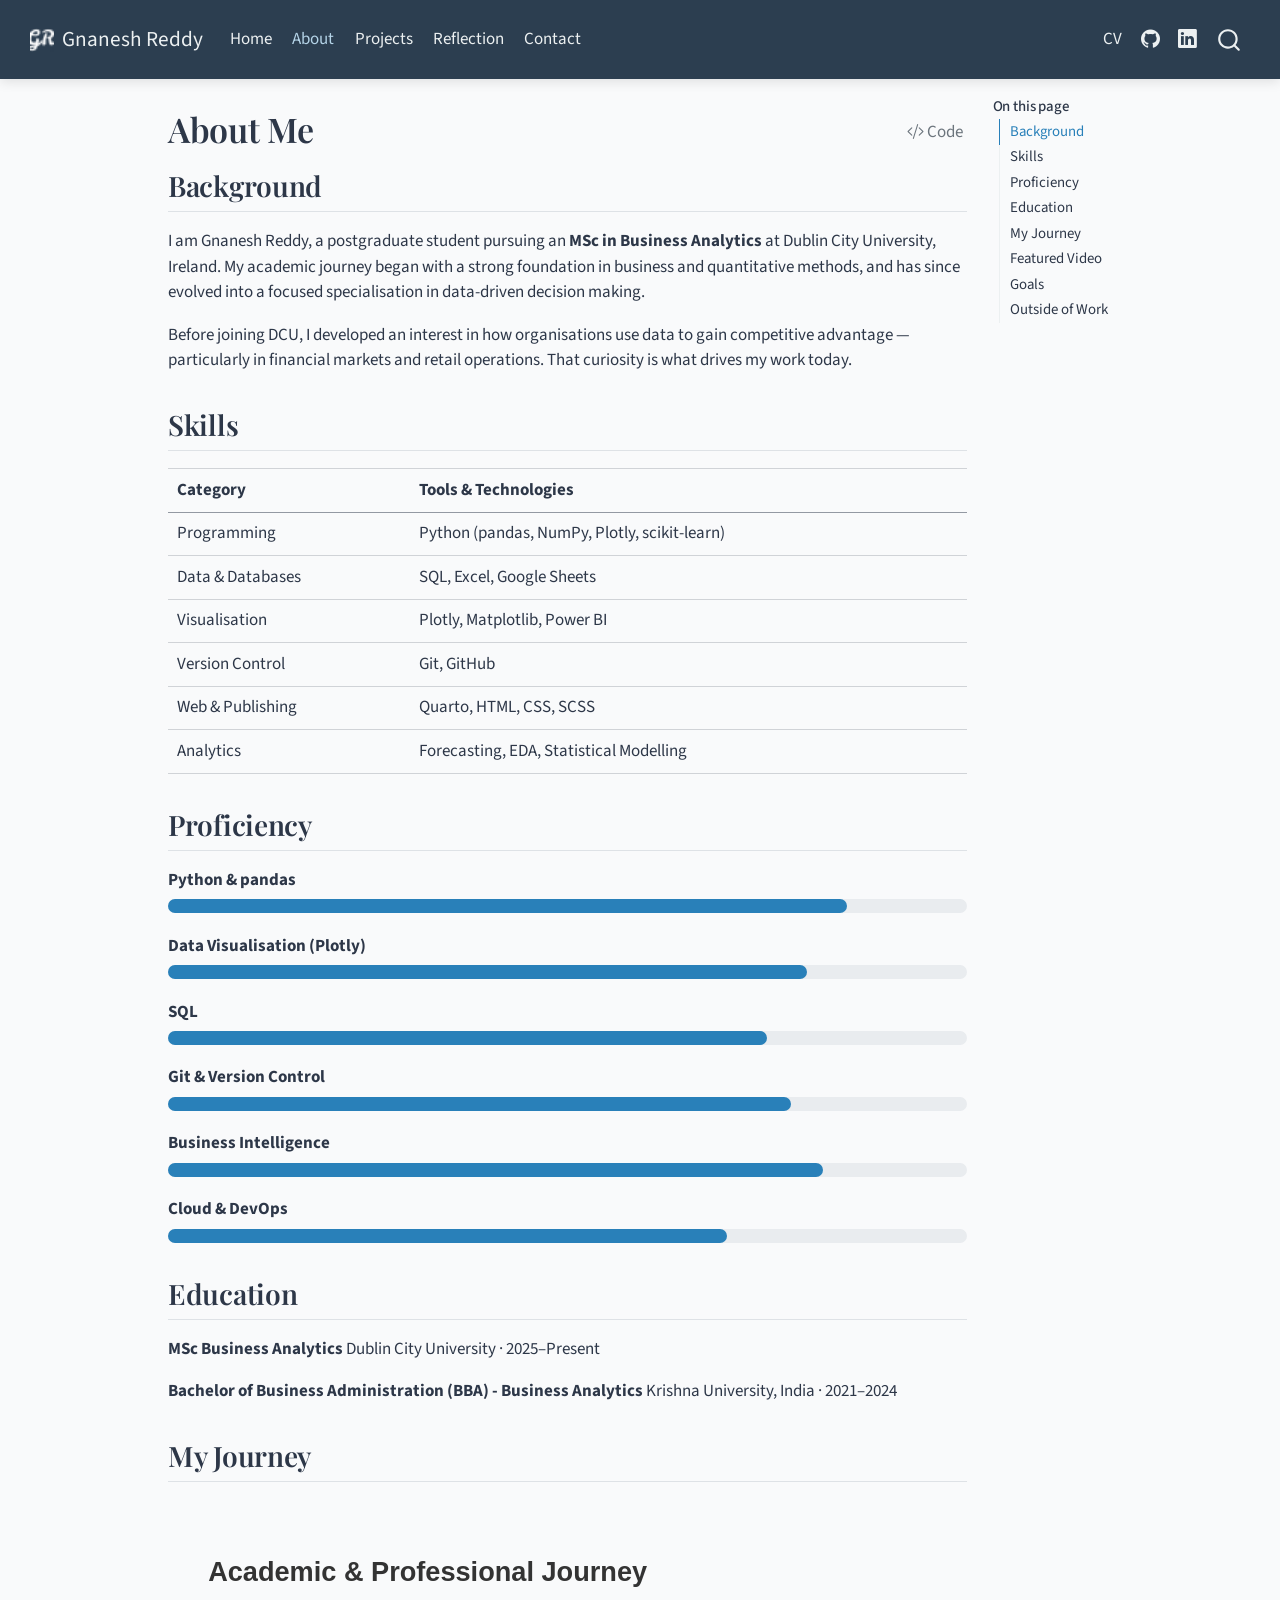
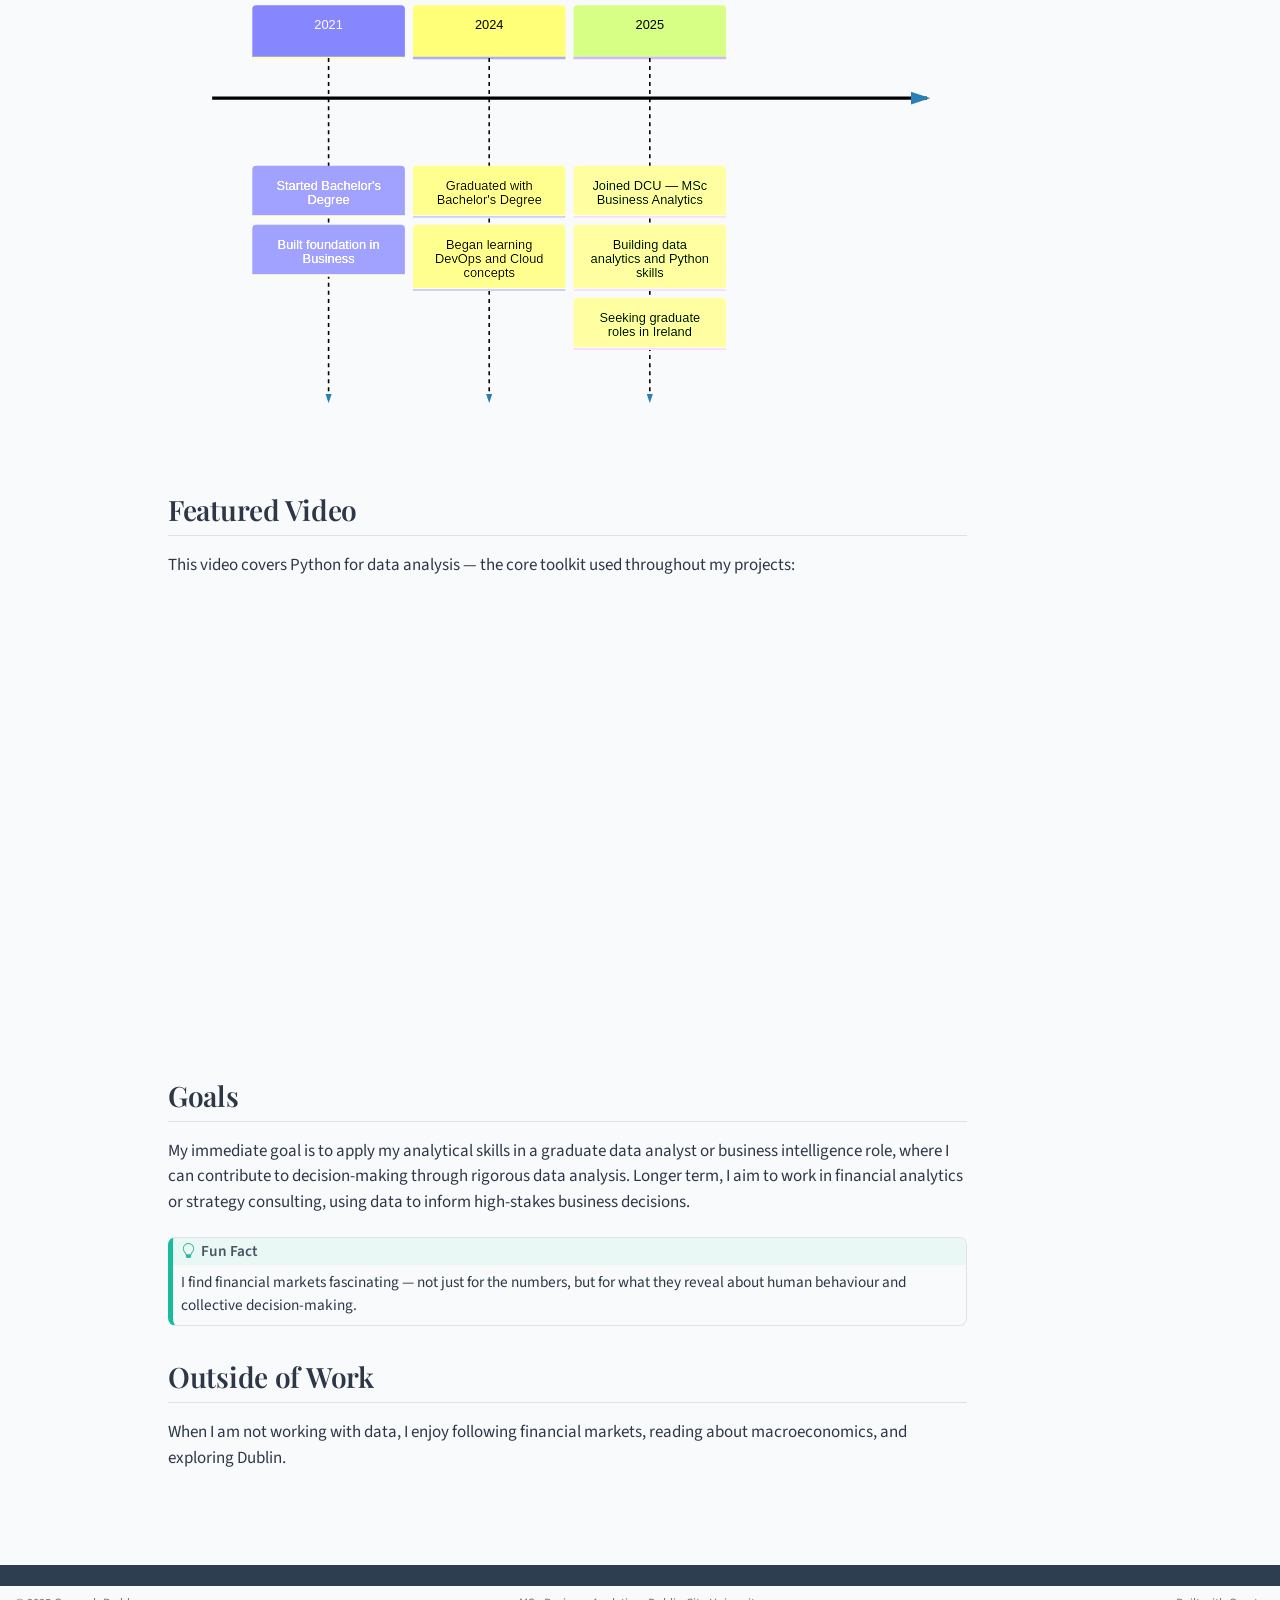
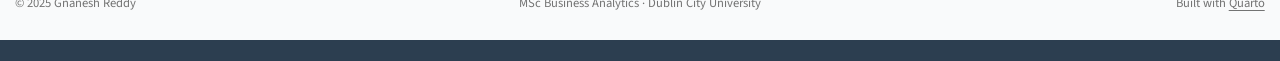
<file: docs/about.html>
<!DOCTYPE html>
<html xmlns="http://www.w3.org/1999/xhtml" lang="en" xml:lang="en"><head>

<meta charset="utf-8">
<meta name="generator" content="quarto-1.9.37">

<meta name="viewport" content="width=device-width, initial-scale=1.0, user-scalable=yes">


<title>About Me – Gnanesh Reddy</title>
<style>
/* Default styles provided by pandoc.
** See https://pandoc.org/MANUAL.html#variables-for-html for config info.
*/
code{white-space: pre-wrap;}
span.smallcaps{font-variant: small-caps;}
div.columns{display: flex; gap: min(4vw, 1.5em);}
div.column{flex: auto; overflow-x: auto;}
div.hanging-indent{margin-left: 1.5em; text-indent: -1.5em;}
ul.task-list{list-style: none;}
ul.task-list li input[type="checkbox"] {
  width: 0.8em;
  margin: 0 0.8em 0.2em -1em; /* quarto-specific, see https://github.com/quarto-dev/quarto-cli/issues/4556 */ 
  vertical-align: middle;
}
/* CSS for syntax highlighting */
html { -webkit-text-size-adjust: 100%; }
pre > code.sourceCode { white-space: pre; position: relative; }
pre > code.sourceCode > span { display: inline-block; line-height: 1.25; }
pre > code.sourceCode > span:empty { height: 1.2em; }
.sourceCode { overflow: visible; }
code.sourceCode > span { color: inherit; text-decoration: inherit; }
div.sourceCode { margin: 1em 0; }
pre.sourceCode { margin: 0; }
@media screen {
div.sourceCode { overflow: auto; }
}
@media print {
pre > code.sourceCode { white-space: pre-wrap; }
pre > code.sourceCode > span { text-indent: -5em; padding-left: 5em; }
}
pre.numberSource code
  { counter-reset: source-line 0; }
pre.numberSource code > span
  { position: relative; left: -4em; counter-increment: source-line; }
pre.numberSource code > span > a:first-child::before
  { content: counter(source-line);
    position: relative; left: -1em; text-align: right; vertical-align: baseline;
    border: none; display: inline-block;
    -webkit-touch-callout: none; -webkit-user-select: none;
    -khtml-user-select: none; -moz-user-select: none;
    -ms-user-select: none; user-select: none;
    padding: 0 4px; width: 4em;
  }
pre.numberSource { margin-left: 3em;  padding-left: 4px; }
div.sourceCode
  {   }
@media screen {
pre > code.sourceCode > span > a:first-child::before { text-decoration: underline; }
}
</style>


<script src="site_libs/quarto-nav/quarto-nav.js"></script>
<script src="site_libs/quarto-nav/headroom.min.js"></script>
<script src="site_libs/clipboard/clipboard.min.js"></script>
<script src="site_libs/quarto-search/autocomplete.umd.js"></script>
<script src="site_libs/quarto-search/fuse.min.js"></script>
<script src="site_libs/quarto-search/quarto-search.js"></script>
<meta name="quarto:offset" content="./">
<link href="./images/favicon.png" rel="icon" type="image/png">
<script src="site_libs/quarto-html/quarto.js" type="module"></script>
<script src="site_libs/quarto-html/tabsets/tabsets.js" type="module"></script>
<script src="site_libs/quarto-html/popper.min.js"></script>
<script src="site_libs/quarto-html/tippy.umd.min.js"></script>
<script src="site_libs/quarto-html/anchor.min.js"></script>
<link href="site_libs/quarto-html/tippy.css" rel="stylesheet">
<link href="site_libs/quarto-html/quarto-syntax-highlighting-acf12a64177840b8d86f2d4f01b2e9fb.css" rel="stylesheet" id="quarto-text-highlighting-styles">
<script src="site_libs/bootstrap/bootstrap.min.js"></script>
<link href="site_libs/bootstrap/bootstrap-icons.css" rel="stylesheet">
<link href="site_libs/bootstrap/bootstrap-01676dcb919fc226b3ef75edb1673608.min.css" rel="stylesheet" append-hash="true" id="quarto-bootstrap" data-mode="light">
<script id="quarto-search-options" type="application/json">{
  "location": "navbar",
  "copy-button": false,
  "collapse-after": 3,
  "panel-placement": "end",
  "type": "overlay",
  "limit": 50,
  "keyboard-shortcut": [
    "f",
    "/",
    "s"
  ],
  "show-item-context": false,
  "language": {
    "search-no-results-text": "No results",
    "search-matching-documents-text": "matching documents",
    "search-copy-link-title": "Copy link to search",
    "search-hide-matches-text": "Hide additional matches",
    "search-more-match-text": "more match in this document",
    "search-more-matches-text": "more matches in this document",
    "search-clear-button-title": "Clear",
    "search-text-placeholder": "",
    "search-detached-cancel-button-title": "Cancel",
    "search-submit-button-title": "Submit",
    "search-label": "Search"
  }
}</script>
<script src="site_libs/quarto-diagram/mermaid.min.js"></script>
<script src="site_libs/quarto-diagram/mermaid-init.js"></script>
<link href="site_libs/quarto-diagram/mermaid.css" rel="stylesheet">


</head>

<body class="nav-fixed quarto-light">

<div id="quarto-search-results"></div>
  <header id="quarto-header" class="headroom fixed-top">
    <nav class="navbar navbar-expand-lg " data-bs-theme="dark">
      <div class="navbar-container container-fluid">
      <div class="navbar-brand-container mx-auto">
    <a href="./index.html" class="navbar-brand navbar-brand-logo">
    <img src="./images/logo.png" alt="" class="navbar-logo light-content">
    <img src="./images/logo.png" alt="" class="navbar-logo dark-content">
    </a>
    <a class="navbar-brand" href="./index.html">
    <span class="navbar-title">Gnanesh Reddy</span>
    </a>
  </div>
            <div id="quarto-search" class="" title="Search"></div>
          <button class="navbar-toggler" type="button" data-bs-toggle="collapse" data-bs-target="#navbarCollapse" aria-controls="navbarCollapse" role="menu" aria-expanded="false" aria-label="Toggle navigation" onclick="if (window.quartoToggleHeadroom) { window.quartoToggleHeadroom(); }">
  <span class="navbar-toggler-icon"></span>
</button>
          <div class="collapse navbar-collapse" id="navbarCollapse">
            <ul class="navbar-nav navbar-nav-scroll me-auto">
  <li class="nav-item">
    <a class="nav-link" href="./index.html"> 
<span class="menu-text">Home</span></a>
  </li>  
  <li class="nav-item">
    <a class="nav-link active" href="./about.html" aria-current="page"> 
<span class="menu-text">About</span></a>
  </li>  
  <li class="nav-item">
    <a class="nav-link" href="./projects/index.html"> 
<span class="menu-text">Projects</span></a>
  </li>  
  <li class="nav-item">
    <a class="nav-link" href="./reflection.html"> 
<span class="menu-text">Reflection</span></a>
  </li>  
  <li class="nav-item">
    <a class="nav-link" href="./contact.html"> 
<span class="menu-text">Contact</span></a>
  </li>  
</ul>
            <ul class="navbar-nav navbar-nav-scroll ms-auto">
  <li class="nav-item">
    <a class="nav-link" href="./cv/cv.pdf" target="_blank"> 
<span class="menu-text">CV</span></a>
  </li>  
  <li class="nav-item compact">
    <a class="nav-link" href="https://github.com/gnaneshreddy16-tech" target="_blank"> <i class="bi bi-github" role="img">
</i> 
<span class="menu-text"></span></a>
  </li>  
  <li class="nav-item compact">
    <a class="nav-link" href="https://www.linkedin.com/in/gnaneshreddy16" target="_blank"> <i class="bi bi-linkedin" role="img">
</i> 
<span class="menu-text"></span></a>
  </li>  
</ul>
          </div> <!-- /navcollapse -->
            <div class="quarto-navbar-tools">
</div>
      </div> <!-- /container-fluid -->
    </nav>
</header>
<!-- content -->
<div id="quarto-content" class="quarto-container page-columns page-rows-contents page-layout-article page-navbar">
<!-- sidebar -->
<!-- margin-sidebar -->
    <div id="quarto-margin-sidebar" class="sidebar margin-sidebar">
        <nav id="TOC" role="doc-toc" class="toc-active">
    <h2 id="toc-title">On this page</h2>
   
  <ul>
  <li><a href="#background" id="toc-background" class="nav-link active" data-scroll-target="#background">Background</a></li>
  <li><a href="#skills" id="toc-skills" class="nav-link" data-scroll-target="#skills">Skills</a></li>
  <li><a href="#proficiency" id="toc-proficiency" class="nav-link" data-scroll-target="#proficiency">Proficiency</a></li>
  <li><a href="#education" id="toc-education" class="nav-link" data-scroll-target="#education">Education</a></li>
  <li><a href="#my-journey" id="toc-my-journey" class="nav-link" data-scroll-target="#my-journey">My Journey</a></li>
  <li><a href="#featured-video" id="toc-featured-video" class="nav-link" data-scroll-target="#featured-video">Featured Video</a></li>
  <li><a href="#goals" id="toc-goals" class="nav-link" data-scroll-target="#goals">Goals</a></li>
  <li><a href="#outside-of-work" id="toc-outside-of-work" class="nav-link" data-scroll-target="#outside-of-work">Outside of Work</a></li>
  </ul>
</nav>
    </div>
<!-- main -->
<main class="content" id="quarto-document-content">

<header id="title-block-header" class="quarto-title-block default">
<div class="quarto-title">
<div class="quarto-title-block"><div><h1 class="title">About Me</h1><button type="button" class="btn code-tools-button" id="quarto-code-tools-source"><i class="bi"></i> Code</button></div></div>
</div>



<div class="quarto-title-meta">

    
  
    
  </div>
  


</header>


<section id="background" class="level2">
<h2 class="anchored" data-anchor-id="background">Background</h2>
<p>I am Gnanesh Reddy, a postgraduate student pursuing an <strong>MSc in Business Analytics</strong> at Dublin City University, Ireland. My academic journey began with a strong foundation in business and quantitative methods, and has since evolved into a focused specialisation in data-driven decision making.</p>
<p>Before joining DCU, I developed an interest in how organisations use data to gain competitive advantage — particularly in financial markets and retail operations. That curiosity is what drives my work today.</p>
</section>
<section id="skills" class="level2">
<h2 class="anchored" data-anchor-id="skills">Skills</h2>
<table class="caption-top table">
<thead>
<tr class="header">
<th>Category</th>
<th>Tools &amp; Technologies</th>
</tr>
</thead>
<tbody>
<tr class="odd">
<td>Programming</td>
<td>Python (pandas, NumPy, Plotly, scikit-learn)</td>
</tr>
<tr class="even">
<td>Data &amp; Databases</td>
<td>SQL, Excel, Google Sheets</td>
</tr>
<tr class="odd">
<td>Visualisation</td>
<td>Plotly, Matplotlib, Power BI</td>
</tr>
<tr class="even">
<td>Version Control</td>
<td>Git, GitHub</td>
</tr>
<tr class="odd">
<td>Web &amp; Publishing</td>
<td>Quarto, HTML, CSS, SCSS</td>
</tr>
<tr class="even">
<td>Analytics</td>
<td>Forecasting, EDA, Statistical Modelling</td>
</tr>
</tbody>
</table>
</section>
<section id="proficiency" class="level2">
<h2 class="anchored" data-anchor-id="proficiency">Proficiency</h2>
<div style="margin-bottom:1.2rem">
  <strong>Python &amp; pandas</strong>
  <div style="background:#e9ecef;border-radius:8px;height:14px;margin-top:6px">
    <div style="background:#2980b9;width:85%;height:14px;border-radius:8px"></div>
  </div>
</div>
<div style="margin-bottom:1.2rem">
  <strong>Data Visualisation (Plotly)</strong>
  <div style="background:#e9ecef;border-radius:8px;height:14px;margin-top:6px">
    <div style="background:#2980b9;width:80%;height:14px;border-radius:8px"></div>
  </div>
</div>
<div style="margin-bottom:1.2rem">
  <strong>SQL</strong>
  <div style="background:#e9ecef;border-radius:8px;height:14px;margin-top:6px">
    <div style="background:#2980b9;width:75%;height:14px;border-radius:8px"></div>
  </div>
</div>
<div style="margin-bottom:1.2rem">
  <strong>Git &amp; Version Control</strong>
  <div style="background:#e9ecef;border-radius:8px;height:14px;margin-top:6px">
    <div style="background:#2980b9;width:78%;height:14px;border-radius:8px"></div>
  </div>
</div>
<div style="margin-bottom:1.2rem">
  <strong>Business Intelligence</strong>
  <div style="background:#e9ecef;border-radius:8px;height:14px;margin-top:6px">
    <div style="background:#2980b9;width:82%;height:14px;border-radius:8px"></div>
  </div>
</div>
<div style="margin-bottom:1.2rem">
  <strong>Cloud &amp; DevOps</strong>
  <div style="background:#e9ecef;border-radius:8px;height:14px;margin-top:6px">
    <div style="background:#2980b9;width:70%;height:14px;border-radius:8px"></div>
  </div>
</div>
</section>
<section id="education" class="level2">
<h2 class="anchored" data-anchor-id="education">Education</h2>
<p><strong>MSc Business Analytics</strong> Dublin City University · 2025–Present</p>
<p><strong>Bachelor of Business Administration (BBA) - Business Analytics</strong> Krishna University, India · 2021–2024</p>
</section>
<section id="my-journey" class="level2">
<h2 class="anchored" data-anchor-id="my-journey">My Journey</h2>
<div class="cell" data-layout-align="default">
<div class="cell-output-display">
<div>
<p></p><figure class="figure"><p></p>
<div>
<pre class="mermaid mermaid-js">timeline
    title Academic &amp; Professional Journey
    2021 : Started Bachelor's Degree
         : Built foundation in Business
    2024 : Graduated with Bachelor's Degree
         : Began learning DevOps and Cloud concepts
    2025 : Joined DCU — MSc Business Analytics
         : Building data analytics and Python skills
         : Seeking graduate roles in Ireland
</pre>
</div>
<p></p></figure><p></p>
</div>
</div>
</div>
</section>
<section id="featured-video" class="level2">
<h2 class="anchored" data-anchor-id="featured-video">Featured Video</h2>
<p>This video covers Python for data analysis — the core toolkit used throughout my projects:</p>
<div class="quarto-video ratio ratio-16x9"><iframe data-external="1" src="https://www.youtube.com/embed/r-uOLxNrNk8" title="" frameborder="0" allow="accelerometer; autoplay; clipboard-write; encrypted-media; gyroscope; picture-in-picture" allowfullscreen=""></iframe></div>
</section>
<section id="goals" class="level2">
<h2 class="anchored" data-anchor-id="goals">Goals</h2>
<p>My immediate goal is to apply my analytical skills in a graduate data analyst or business intelligence role, where I can contribute to decision-making through rigorous data analysis. Longer term, I aim to work in financial analytics or strategy consulting, using data to inform high-stakes business decisions.</p>
<div class="callout callout-style-default callout-tip callout-titled">
<div class="callout-header d-flex align-content-center">
<div class="callout-icon-container">
<i class="callout-icon"></i>
</div>
<div class="callout-title-container flex-fill">
<span class="screen-reader-only">Tip</span>Fun Fact
</div>
</div>
<div class="callout-body-container callout-body">
<p>I find financial markets fascinating — not just for the numbers, but for what they reveal about human behaviour and collective decision-making.</p>
</div>
</div>
</section>
<section id="outside-of-work" class="level2">
<h2 class="anchored" data-anchor-id="outside-of-work">Outside of Work</h2>
<p>When I am not working with data, I enjoy following financial markets, reading about macroeconomics, and exploring Dublin.</p>


<!-- -->

</section>

</main> <!-- /main -->
<script id="quarto-html-after-body" type="application/javascript">
  window.document.addEventListener("DOMContentLoaded", function (event) {
    const icon = "";
    const anchorJS = new window.AnchorJS();
    anchorJS.options = {
      placement: 'right',
      icon: icon
    };
    anchorJS.add('.anchored');
    const isCodeAnnotation = (el) => {
      for (const clz of el.classList) {
        if (clz.startsWith('code-annotation-')) {                     
          return true;
        }
      }
      return false;
    }
    const onCopySuccess = function(e) {
      // button target
      const button = e.trigger;
      // don't keep focus
      button.blur();
      // flash "checked"
      button.classList.add('code-copy-button-checked');
      var currentTitle = button.getAttribute("title");
      button.setAttribute("title", "Copied!");
      let tooltip;
      if (window.bootstrap) {
        button.setAttribute("data-bs-toggle", "tooltip");
        button.setAttribute("data-bs-placement", "left");
        button.setAttribute("data-bs-title", "Copied!");
        tooltip = new bootstrap.Tooltip(button, 
          { trigger: "manual", 
            customClass: "code-copy-button-tooltip",
            offset: [0, -8]});
        tooltip.show();    
      }
      setTimeout(function() {
        if (tooltip) {
          tooltip.hide();
          button.removeAttribute("data-bs-title");
          button.removeAttribute("data-bs-toggle");
          button.removeAttribute("data-bs-placement");
        }
        button.setAttribute("title", currentTitle);
        button.classList.remove('code-copy-button-checked');
      }, 1000);
      // clear code selection
      e.clearSelection();
    }
    const getTextToCopy = function(trigger) {
      const outerScaffold = trigger.parentElement.cloneNode(true);
      const codeEl = outerScaffold.querySelector('code');
      for (const childEl of codeEl.children) {
        if (isCodeAnnotation(childEl)) {
          childEl.remove();
        }
      }
      return codeEl.innerText;
    }
    const clipboard = new window.ClipboardJS('.code-copy-button:not([data-in-quarto-modal])', {
      text: getTextToCopy
    });
    clipboard.on('success', onCopySuccess);
    if (window.document.getElementById('quarto-embedded-source-code-modal')) {
      const clipboardModal = new window.ClipboardJS('.code-copy-button[data-in-quarto-modal]', {
        text: getTextToCopy,
        container: window.document.getElementById('quarto-embedded-source-code-modal')
      });
      clipboardModal.on('success', onCopySuccess);
    }
    const viewSource = window.document.getElementById('quarto-view-source') ||
                       window.document.getElementById('quarto-code-tools-source');
    if (viewSource) {
      const sourceUrl = viewSource.getAttribute("data-quarto-source-url");
      viewSource.addEventListener("click", function(e) {
        if (sourceUrl) {
          // rstudio viewer pane
          if (/\bcapabilities=\b/.test(window.location)) {
            window.open(sourceUrl);
          } else {
            window.location.href = sourceUrl;
          }
        } else {
          const modal = new bootstrap.Modal(document.getElementById('quarto-embedded-source-code-modal'));
          modal.show();
        }
        return false;
      });
    }
    function toggleCodeHandler(show) {
      return function(e) {
        const detailsSrc = window.document.querySelectorAll(".cell > details > .sourceCode");
        for (let i=0; i<detailsSrc.length; i++) {
          const details = detailsSrc[i].parentElement;
          if (show) {
            details.open = true;
          } else {
            details.removeAttribute("open");
          }
        }
        const cellCodeDivs = window.document.querySelectorAll(".cell > .sourceCode");
        const fromCls = show ? "hidden" : "unhidden";
        const toCls = show ? "unhidden" : "hidden";
        for (let i=0; i<cellCodeDivs.length; i++) {
          const codeDiv = cellCodeDivs[i];
          if (codeDiv.classList.contains(fromCls)) {
            codeDiv.classList.remove(fromCls);
            codeDiv.classList.add(toCls);
          } 
        }
        return false;
      }
    }
    const hideAllCode = window.document.getElementById("quarto-hide-all-code");
    if (hideAllCode) {
      hideAllCode.addEventListener("click", toggleCodeHandler(false));
    }
    const showAllCode = window.document.getElementById("quarto-show-all-code");
    if (showAllCode) {
      showAllCode.addEventListener("click", toggleCodeHandler(true));
    }
      var localhostRegex = new RegExp(/^(?:http|https):\/\/localhost\:?[0-9]*\//);
      var mailtoRegex = new RegExp(/^mailto:/);
        var filterRegex = new RegExp('/' + window.location.host + '/');
      var isInternal = (href) => {
          return filterRegex.test(href) || localhostRegex.test(href) || mailtoRegex.test(href);
      }
      // Inspect non-navigation links and adorn them if external
     var links = window.document.querySelectorAll('a[href]:not(.nav-link):not(.navbar-brand):not(.toc-action):not(.sidebar-link):not(.sidebar-item-toggle):not(.pagination-link):not(.no-external):not([aria-hidden]):not(.dropdown-item):not(.quarto-navigation-tool):not(.about-link)');
      for (var i=0; i<links.length; i++) {
        const link = links[i];
        if (!isInternal(link.href)) {
          // undo the damage that might have been done by quarto-nav.js in the case of
          // links that we want to consider external
          if (link.dataset.originalHref !== undefined) {
            link.href = link.dataset.originalHref;
          }
        }
      }
    function tippyHover(el, contentFn, onTriggerFn, onUntriggerFn) {
      const config = {
        allowHTML: true,
        maxWidth: 500,
        delay: 100,
        arrow: false,
        appendTo: function(el) {
            return el.parentElement;
        },
        interactive: true,
        interactiveBorder: 10,
        theme: 'quarto',
        placement: 'bottom-start',
      };
      if (contentFn) {
        config.content = contentFn;
      }
      if (onTriggerFn) {
        config.onTrigger = onTriggerFn;
      }
      if (onUntriggerFn) {
        config.onUntrigger = onUntriggerFn;
      }
      window.tippy(el, config); 
    }
    const noterefs = window.document.querySelectorAll('a[role="doc-noteref"]');
    for (var i=0; i<noterefs.length; i++) {
      const ref = noterefs[i];
      tippyHover(ref, function() {
        // use id or data attribute instead here
        let href = ref.getAttribute('data-footnote-href') || ref.getAttribute('href');
        try { href = new URL(href).hash; } catch {}
        const id = href.replace(/^#\/?/, "");
        const note = window.document.getElementById(id);
        if (note) {
          return note.innerHTML;
        } else {
          return "";
        }
      });
    }
    const xrefs = window.document.querySelectorAll('a.quarto-xref');
    const processXRef = (id, note) => {
      // Strip column container classes
      const stripColumnClz = (el) => {
        el.classList.remove("page-full", "page-columns");
        if (el.children) {
          for (const child of el.children) {
            stripColumnClz(child);
          }
        }
      }
      stripColumnClz(note)
      if (id === null || id.startsWith('sec-')) {
        // Special case sections, only their first couple elements
        const container = document.createElement("div");
        if (note.children && note.children.length > 2) {
          container.appendChild(note.children[0].cloneNode(true));
          for (let i = 1; i < note.children.length; i++) {
            const child = note.children[i];
            if (child.tagName === "P" && child.innerText === "") {
              continue;
            } else {
              container.appendChild(child.cloneNode(true));
              break;
            }
          }
          if (window.Quarto?.typesetMath) {
            window.Quarto.typesetMath(container);
          }
          return container.innerHTML
        } else {
          if (window.Quarto?.typesetMath) {
            window.Quarto.typesetMath(note);
          }
          return note.innerHTML;
        }
      } else {
        // Remove any anchor links if they are present
        const anchorLink = note.querySelector('a.anchorjs-link');
        if (anchorLink) {
          anchorLink.remove();
        }
        if (window.Quarto?.typesetMath) {
          window.Quarto.typesetMath(note);
        }
        if (note.classList.contains("callout")) {
          return note.outerHTML;
        } else {
          return note.innerHTML;
        }
      }
    }
    for (var i=0; i<xrefs.length; i++) {
      const xref = xrefs[i];
      tippyHover(xref, undefined, function(instance) {
        instance.disable();
        let url = xref.getAttribute('href');
        let hash = undefined; 
        if (url.startsWith('#')) {
          hash = url;
        } else {
          try { hash = new URL(url).hash; } catch {}
        }
        if (hash) {
          const id = hash.replace(/^#\/?/, "");
          const note = window.document.getElementById(id);
          if (note !== null) {
            try {
              const html = processXRef(id, note.cloneNode(true));
              instance.setContent(html);
            } finally {
              instance.enable();
              instance.show();
            }
          } else {
            // See if we can fetch this
            fetch(url.split('#')[0])
            .then(res => res.text())
            .then(html => {
              const parser = new DOMParser();
              const htmlDoc = parser.parseFromString(html, "text/html");
              const note = htmlDoc.getElementById(id);
              if (note !== null) {
                const html = processXRef(id, note);
                instance.setContent(html);
              } 
            }).finally(() => {
              instance.enable();
              instance.show();
            });
          }
        } else {
          // See if we can fetch a full url (with no hash to target)
          // This is a special case and we should probably do some content thinning / targeting
          fetch(url)
          .then(res => res.text())
          .then(html => {
            const parser = new DOMParser();
            const htmlDoc = parser.parseFromString(html, "text/html");
            const note = htmlDoc.querySelector('main.content');
            if (note !== null) {
              // This should only happen for chapter cross references
              // (since there is no id in the URL)
              // remove the first header
              if (note.children.length > 0 && note.children[0].tagName === "HEADER") {
                note.children[0].remove();
              }
              const html = processXRef(null, note);
              instance.setContent(html);
            } 
          }).finally(() => {
            instance.enable();
            instance.show();
          });
        }
      }, function(instance) {
      });
    }
        let selectedAnnoteEl;
        const selectorForAnnotation = ( cell, annotation) => {
          let cellAttr = 'data-code-cell="' + cell + '"';
          let lineAttr = 'data-code-annotation="' +  annotation + '"';
          const selector = 'span[' + cellAttr + '][' + lineAttr + ']';
          return selector;
        }
        const selectCodeLines = (annoteEl) => {
          const doc = window.document;
          const targetCell = annoteEl.getAttribute("data-target-cell");
          const targetAnnotation = annoteEl.getAttribute("data-target-annotation");
          const annoteSpan = window.document.querySelector(selectorForAnnotation(targetCell, targetAnnotation));
          const lines = annoteSpan.getAttribute("data-code-lines").split(",");
          const lineIds = lines.map((line) => {
            return targetCell + "-" + line;
          })
          let top = null;
          let height = null;
          let parent = null;
          if (lineIds.length > 0) {
              //compute the position of the single el (top and bottom and make a div)
              const el = window.document.getElementById(lineIds[0]);
              top = el.offsetTop;
              height = el.offsetHeight;
              parent = el.parentElement.parentElement;
            if (lineIds.length > 1) {
              const lastEl = window.document.getElementById(lineIds[lineIds.length - 1]);
              const bottom = lastEl.offsetTop + lastEl.offsetHeight;
              height = bottom - top;
            }
            if (top !== null && height !== null && parent !== null) {
              // cook up a div (if necessary) and position it 
              let div = window.document.getElementById("code-annotation-line-highlight");
              if (div === null) {
                div = window.document.createElement("div");
                div.setAttribute("id", "code-annotation-line-highlight");
                div.style.position = 'absolute';
                parent.appendChild(div);
              }
              div.style.top = top - 2 + "px";
              div.style.height = height + 4 + "px";
              div.style.left = 0;
              let gutterDiv = window.document.getElementById("code-annotation-line-highlight-gutter");
              if (gutterDiv === null) {
                gutterDiv = window.document.createElement("div");
                gutterDiv.setAttribute("id", "code-annotation-line-highlight-gutter");
                gutterDiv.style.position = 'absolute';
                const codeCell = window.document.getElementById(targetCell);
                const gutter = codeCell.querySelector('.code-annotation-gutter');
                gutter.appendChild(gutterDiv);
              }
              gutterDiv.style.top = top - 2 + "px";
              gutterDiv.style.height = height + 4 + "px";
            }
            selectedAnnoteEl = annoteEl;
          }
        };
        const unselectCodeLines = () => {
          const elementsIds = ["code-annotation-line-highlight", "code-annotation-line-highlight-gutter"];
          elementsIds.forEach((elId) => {
            const div = window.document.getElementById(elId);
            if (div) {
              div.remove();
            }
          });
          selectedAnnoteEl = undefined;
        };
          // Handle positioning of the toggle
      window.addEventListener(
        "resize",
        throttle(() => {
          elRect = undefined;
          if (selectedAnnoteEl) {
            selectCodeLines(selectedAnnoteEl);
          }
        }, 10)
      );
      function throttle(fn, ms) {
      let throttle = false;
      let timer;
        return (...args) => {
          if(!throttle) { // first call gets through
              fn.apply(this, args);
              throttle = true;
          } else { // all the others get throttled
              if(timer) clearTimeout(timer); // cancel #2
              timer = setTimeout(() => {
                fn.apply(this, args);
                timer = throttle = false;
              }, ms);
          }
        };
      }
        // Attach click handler to the DT
        const annoteDls = window.document.querySelectorAll('dt[data-target-cell]');
        for (const annoteDlNode of annoteDls) {
          annoteDlNode.addEventListener('click', (event) => {
            const clickedEl = event.target;
            if (clickedEl !== selectedAnnoteEl) {
              unselectCodeLines();
              const activeEl = window.document.querySelector('dt[data-target-cell].code-annotation-active');
              if (activeEl) {
                activeEl.classList.remove('code-annotation-active');
              }
              selectCodeLines(clickedEl);
              clickedEl.classList.add('code-annotation-active');
            } else {
              // Unselect the line
              unselectCodeLines();
              clickedEl.classList.remove('code-annotation-active');
            }
          });
        }
    const findCites = (el) => {
      const parentEl = el.parentElement;
      if (parentEl) {
        const cites = parentEl.dataset.cites;
        if (cites) {
          return {
            el,
            cites: cites.split(' ')
          };
        } else {
          return findCites(el.parentElement)
        }
      } else {
        return undefined;
      }
    };
    var bibliorefs = window.document.querySelectorAll('a[role="doc-biblioref"]');
    for (var i=0; i<bibliorefs.length; i++) {
      const ref = bibliorefs[i];
      const citeInfo = findCites(ref);
      if (citeInfo) {
        tippyHover(citeInfo.el, function() {
          var popup = window.document.createElement('div');
          citeInfo.cites.forEach(function(cite) {
            var citeDiv = window.document.createElement('div');
            citeDiv.classList.add('hanging-indent');
            citeDiv.classList.add('csl-entry');
            var biblioDiv = window.document.getElementById('ref-' + cite);
            if (biblioDiv) {
              citeDiv.innerHTML = biblioDiv.innerHTML;
            }
            popup.appendChild(citeDiv);
          });
          return popup.innerHTML;
        });
      }
    }
  });
  </script><div class="modal fade" id="quarto-embedded-source-code-modal" tabindex="-1" aria-labelledby="quarto-embedded-source-code-modal-label" aria-hidden="true"><div class="modal-dialog modal-dialog-scrollable"><div class="modal-content"><div class="modal-header"><h5 class="modal-title" id="quarto-embedded-source-code-modal-label">Source Code</h5><button class="btn-close" data-bs-dismiss="modal"></button></div><div class="modal-body"><div class="">
<div class="code-copy-outer-scaffold"><div class="sourceCode" id="cb1" data-shortcodes="false"><pre class="sourceCode markdown code-with-copy"><code class="sourceCode markdown"><span id="cb1-1"><a href="#cb1-1" aria-hidden="true" tabindex="-1"></a><span class="co">---</span></span>
<span id="cb1-2"><a href="#cb1-2" aria-hidden="true" tabindex="-1"></a><span class="an">title:</span><span class="co"> "About Me"</span></span>
<span id="cb1-3"><a href="#cb1-3" aria-hidden="true" tabindex="-1"></a><span class="an">format:</span></span>
<span id="cb1-4"><a href="#cb1-4" aria-hidden="true" tabindex="-1"></a><span class="co">  html:</span></span>
<span id="cb1-5"><a href="#cb1-5" aria-hidden="true" tabindex="-1"></a><span class="co">    raw-html: true</span></span>
<span id="cb1-6"><a href="#cb1-6" aria-hidden="true" tabindex="-1"></a><span class="co">---</span></span>
<span id="cb1-7"><a href="#cb1-7" aria-hidden="true" tabindex="-1"></a></span>
<span id="cb1-8"><a href="#cb1-8" aria-hidden="true" tabindex="-1"></a><span class="fu">## Background</span></span>
<span id="cb1-9"><a href="#cb1-9" aria-hidden="true" tabindex="-1"></a></span>
<span id="cb1-10"><a href="#cb1-10" aria-hidden="true" tabindex="-1"></a>I am Gnanesh Reddy, a postgraduate student pursuing an **MSc in Business Analytics** at Dublin City University, Ireland. My academic journey began with a strong foundation in business and quantitative methods, and has since evolved into a focused specialisation in data-driven decision making.</span>
<span id="cb1-11"><a href="#cb1-11" aria-hidden="true" tabindex="-1"></a></span>
<span id="cb1-12"><a href="#cb1-12" aria-hidden="true" tabindex="-1"></a>Before joining DCU, I developed an interest in how organisations use data to gain competitive advantage — particularly in financial markets and retail operations. That curiosity is what drives my work today.</span>
<span id="cb1-13"><a href="#cb1-13" aria-hidden="true" tabindex="-1"></a></span>
<span id="cb1-14"><a href="#cb1-14" aria-hidden="true" tabindex="-1"></a><span class="fu">## Skills</span></span>
<span id="cb1-15"><a href="#cb1-15" aria-hidden="true" tabindex="-1"></a></span>
<span id="cb1-16"><a href="#cb1-16" aria-hidden="true" tabindex="-1"></a><span class="pp">|</span> Category <span class="pp">|</span> Tools &amp; Technologies <span class="pp">|</span></span>
<span id="cb1-17"><a href="#cb1-17" aria-hidden="true" tabindex="-1"></a><span class="pp">|---|---|</span></span>
<span id="cb1-18"><a href="#cb1-18" aria-hidden="true" tabindex="-1"></a><span class="pp">|</span> Programming <span class="pp">|</span> Python (pandas, NumPy, Plotly, scikit-learn) <span class="pp">|</span></span>
<span id="cb1-19"><a href="#cb1-19" aria-hidden="true" tabindex="-1"></a><span class="pp">|</span> Data &amp; Databases <span class="pp">|</span> SQL, Excel, Google Sheets <span class="pp">|</span></span>
<span id="cb1-20"><a href="#cb1-20" aria-hidden="true" tabindex="-1"></a><span class="pp">|</span> Visualisation <span class="pp">|</span> Plotly, Matplotlib, Power BI <span class="pp">|</span></span>
<span id="cb1-21"><a href="#cb1-21" aria-hidden="true" tabindex="-1"></a><span class="pp">|</span> Version Control <span class="pp">|</span> Git, GitHub <span class="pp">|</span></span>
<span id="cb1-22"><a href="#cb1-22" aria-hidden="true" tabindex="-1"></a><span class="pp">|</span> Web &amp; Publishing <span class="pp">|</span> Quarto, HTML, CSS, SCSS <span class="pp">|</span></span>
<span id="cb1-23"><a href="#cb1-23" aria-hidden="true" tabindex="-1"></a><span class="pp">|</span> Analytics <span class="pp">|</span> Forecasting, EDA, Statistical Modelling <span class="pp">|</span></span>
<span id="cb1-24"><a href="#cb1-24" aria-hidden="true" tabindex="-1"></a></span>
<span id="cb1-25"><a href="#cb1-25" aria-hidden="true" tabindex="-1"></a><span class="fu">## Proficiency</span></span>
<span id="cb1-26"><a href="#cb1-26" aria-hidden="true" tabindex="-1"></a></span>
<span id="cb1-27"><a href="#cb1-27" aria-hidden="true" tabindex="-1"></a><span class="in">```{=html}</span></span>
<span id="cb1-28"><a href="#cb1-28" aria-hidden="true" tabindex="-1"></a><span class="in">&lt;div style="margin-bottom:1.2rem"&gt;</span></span>
<span id="cb1-29"><a href="#cb1-29" aria-hidden="true" tabindex="-1"></a><span class="in">  &lt;strong&gt;Python &amp;amp; pandas&lt;/strong&gt;</span></span>
<span id="cb1-30"><a href="#cb1-30" aria-hidden="true" tabindex="-1"></a><span class="in">  &lt;div style="background:#e9ecef;border-radius:8px;height:14px;margin-top:6px"&gt;</span></span>
<span id="cb1-31"><a href="#cb1-31" aria-hidden="true" tabindex="-1"></a><span class="in">    &lt;div style="background:#2980b9;width:85%;height:14px;border-radius:8px"&gt;&lt;/div&gt;</span></span>
<span id="cb1-32"><a href="#cb1-32" aria-hidden="true" tabindex="-1"></a><span class="in">  &lt;/div&gt;</span></span>
<span id="cb1-33"><a href="#cb1-33" aria-hidden="true" tabindex="-1"></a><span class="in">&lt;/div&gt;</span></span>
<span id="cb1-34"><a href="#cb1-34" aria-hidden="true" tabindex="-1"></a><span class="in">&lt;div style="margin-bottom:1.2rem"&gt;</span></span>
<span id="cb1-35"><a href="#cb1-35" aria-hidden="true" tabindex="-1"></a><span class="in">  &lt;strong&gt;Data Visualisation (Plotly)&lt;/strong&gt;</span></span>
<span id="cb1-36"><a href="#cb1-36" aria-hidden="true" tabindex="-1"></a><span class="in">  &lt;div style="background:#e9ecef;border-radius:8px;height:14px;margin-top:6px"&gt;</span></span>
<span id="cb1-37"><a href="#cb1-37" aria-hidden="true" tabindex="-1"></a><span class="in">    &lt;div style="background:#2980b9;width:80%;height:14px;border-radius:8px"&gt;&lt;/div&gt;</span></span>
<span id="cb1-38"><a href="#cb1-38" aria-hidden="true" tabindex="-1"></a><span class="in">  &lt;/div&gt;</span></span>
<span id="cb1-39"><a href="#cb1-39" aria-hidden="true" tabindex="-1"></a><span class="in">&lt;/div&gt;</span></span>
<span id="cb1-40"><a href="#cb1-40" aria-hidden="true" tabindex="-1"></a><span class="in">&lt;div style="margin-bottom:1.2rem"&gt;</span></span>
<span id="cb1-41"><a href="#cb1-41" aria-hidden="true" tabindex="-1"></a><span class="in">  &lt;strong&gt;SQL&lt;/strong&gt;</span></span>
<span id="cb1-42"><a href="#cb1-42" aria-hidden="true" tabindex="-1"></a><span class="in">  &lt;div style="background:#e9ecef;border-radius:8px;height:14px;margin-top:6px"&gt;</span></span>
<span id="cb1-43"><a href="#cb1-43" aria-hidden="true" tabindex="-1"></a><span class="in">    &lt;div style="background:#2980b9;width:75%;height:14px;border-radius:8px"&gt;&lt;/div&gt;</span></span>
<span id="cb1-44"><a href="#cb1-44" aria-hidden="true" tabindex="-1"></a><span class="in">  &lt;/div&gt;</span></span>
<span id="cb1-45"><a href="#cb1-45" aria-hidden="true" tabindex="-1"></a><span class="in">&lt;/div&gt;</span></span>
<span id="cb1-46"><a href="#cb1-46" aria-hidden="true" tabindex="-1"></a><span class="in">&lt;div style="margin-bottom:1.2rem"&gt;</span></span>
<span id="cb1-47"><a href="#cb1-47" aria-hidden="true" tabindex="-1"></a><span class="in">  &lt;strong&gt;Git &amp;amp; Version Control&lt;/strong&gt;</span></span>
<span id="cb1-48"><a href="#cb1-48" aria-hidden="true" tabindex="-1"></a><span class="in">  &lt;div style="background:#e9ecef;border-radius:8px;height:14px;margin-top:6px"&gt;</span></span>
<span id="cb1-49"><a href="#cb1-49" aria-hidden="true" tabindex="-1"></a><span class="in">    &lt;div style="background:#2980b9;width:78%;height:14px;border-radius:8px"&gt;&lt;/div&gt;</span></span>
<span id="cb1-50"><a href="#cb1-50" aria-hidden="true" tabindex="-1"></a><span class="in">  &lt;/div&gt;</span></span>
<span id="cb1-51"><a href="#cb1-51" aria-hidden="true" tabindex="-1"></a><span class="in">&lt;/div&gt;</span></span>
<span id="cb1-52"><a href="#cb1-52" aria-hidden="true" tabindex="-1"></a><span class="in">&lt;div style="margin-bottom:1.2rem"&gt;</span></span>
<span id="cb1-53"><a href="#cb1-53" aria-hidden="true" tabindex="-1"></a><span class="in">  &lt;strong&gt;Business Intelligence&lt;/strong&gt;</span></span>
<span id="cb1-54"><a href="#cb1-54" aria-hidden="true" tabindex="-1"></a><span class="in">  &lt;div style="background:#e9ecef;border-radius:8px;height:14px;margin-top:6px"&gt;</span></span>
<span id="cb1-55"><a href="#cb1-55" aria-hidden="true" tabindex="-1"></a><span class="in">    &lt;div style="background:#2980b9;width:82%;height:14px;border-radius:8px"&gt;&lt;/div&gt;</span></span>
<span id="cb1-56"><a href="#cb1-56" aria-hidden="true" tabindex="-1"></a><span class="in">  &lt;/div&gt;</span></span>
<span id="cb1-57"><a href="#cb1-57" aria-hidden="true" tabindex="-1"></a><span class="in">&lt;/div&gt;</span></span>
<span id="cb1-58"><a href="#cb1-58" aria-hidden="true" tabindex="-1"></a><span class="in">&lt;div style="margin-bottom:1.2rem"&gt;</span></span>
<span id="cb1-59"><a href="#cb1-59" aria-hidden="true" tabindex="-1"></a><span class="in">  &lt;strong&gt;Cloud &amp;amp; DevOps&lt;/strong&gt;</span></span>
<span id="cb1-60"><a href="#cb1-60" aria-hidden="true" tabindex="-1"></a><span class="in">  &lt;div style="background:#e9ecef;border-radius:8px;height:14px;margin-top:6px"&gt;</span></span>
<span id="cb1-61"><a href="#cb1-61" aria-hidden="true" tabindex="-1"></a><span class="in">    &lt;div style="background:#2980b9;width:70%;height:14px;border-radius:8px"&gt;&lt;/div&gt;</span></span>
<span id="cb1-62"><a href="#cb1-62" aria-hidden="true" tabindex="-1"></a><span class="in">  &lt;/div&gt;</span></span>
<span id="cb1-63"><a href="#cb1-63" aria-hidden="true" tabindex="-1"></a><span class="in">&lt;/div&gt;</span></span>
<span id="cb1-64"><a href="#cb1-64" aria-hidden="true" tabindex="-1"></a><span class="in">```</span></span>
<span id="cb1-65"><a href="#cb1-65" aria-hidden="true" tabindex="-1"></a></span>
<span id="cb1-66"><a href="#cb1-66" aria-hidden="true" tabindex="-1"></a><span class="fu">## Education</span></span>
<span id="cb1-67"><a href="#cb1-67" aria-hidden="true" tabindex="-1"></a></span>
<span id="cb1-68"><a href="#cb1-68" aria-hidden="true" tabindex="-1"></a>**MSc Business Analytics**</span>
<span id="cb1-69"><a href="#cb1-69" aria-hidden="true" tabindex="-1"></a>Dublin City University · 2025–Present</span>
<span id="cb1-70"><a href="#cb1-70" aria-hidden="true" tabindex="-1"></a></span>
<span id="cb1-71"><a href="#cb1-71" aria-hidden="true" tabindex="-1"></a>**Bachelor of Business Administration (BBA) - Business Analytics**</span>
<span id="cb1-72"><a href="#cb1-72" aria-hidden="true" tabindex="-1"></a>Krishna University, India · 2021–2024</span>
<span id="cb1-73"><a href="#cb1-73" aria-hidden="true" tabindex="-1"></a></span>
<span id="cb1-74"><a href="#cb1-74" aria-hidden="true" tabindex="-1"></a><span class="fu">## My Journey</span></span>
<span id="cb1-75"><a href="#cb1-75" aria-hidden="true" tabindex="-1"></a></span>
<span id="cb1-78"><a href="#cb1-78" aria-hidden="true" tabindex="-1"></a><span class="in">```{mermaid}</span></span>
<span id="cb1-79"><a href="#cb1-79" aria-hidden="true" tabindex="-1"></a>timeline</span>
<span id="cb1-80"><a href="#cb1-80" aria-hidden="true" tabindex="-1"></a>    title Academic &amp; Professional Journey</span>
<span id="cb1-81"><a href="#cb1-81" aria-hidden="true" tabindex="-1"></a>    <span class="dv">2021</span> : Started Bachelor<span class="ot">'</span><span class="ss">s Degree</span></span>
<span id="cb1-82"><a href="#cb1-82" aria-hidden="true" tabindex="-1"></a><span class="ss">         : Built foundation in Business</span></span>
<span id="cb1-83"><a href="#cb1-83" aria-hidden="true" tabindex="-1"></a><span class="ss">    2024 : Graduated with Bachelor</span><span class="ot">'</span>s Degree</span>
<span id="cb1-84"><a href="#cb1-84" aria-hidden="true" tabindex="-1"></a>         : Began learning DevOps <span class="ot">and</span> Cloud concepts</span>
<span id="cb1-85"><a href="#cb1-85" aria-hidden="true" tabindex="-1"></a>    <span class="dv">2025</span> : Joined DCU — MSc Business Analytics</span>
<span id="cb1-86"><a href="#cb1-86" aria-hidden="true" tabindex="-1"></a>         : Building data analytics <span class="ot">and</span> Python skills</span>
<span id="cb1-87"><a href="#cb1-87" aria-hidden="true" tabindex="-1"></a>         : Seeking graduate roles in Ireland</span>
<span id="cb1-88"><a href="#cb1-88" aria-hidden="true" tabindex="-1"></a><span class="in">```</span></span>
<span id="cb1-89"><a href="#cb1-89" aria-hidden="true" tabindex="-1"></a></span>
<span id="cb1-90"><a href="#cb1-90" aria-hidden="true" tabindex="-1"></a><span class="fu">## Featured Video</span></span>
<span id="cb1-91"><a href="#cb1-91" aria-hidden="true" tabindex="-1"></a></span>
<span id="cb1-92"><a href="#cb1-92" aria-hidden="true" tabindex="-1"></a>This video covers Python for data analysis — the core toolkit used throughout my projects:</span>
<span id="cb1-93"><a href="#cb1-93" aria-hidden="true" tabindex="-1"></a></span>
<span id="cb1-94"><a href="#cb1-94" aria-hidden="true" tabindex="-1"></a>{{&lt; video https://www.youtube.com/watch?v=r-uOLxNrNk8 &gt;}}</span>
<span id="cb1-95"><a href="#cb1-95" aria-hidden="true" tabindex="-1"></a></span>
<span id="cb1-96"><a href="#cb1-96" aria-hidden="true" tabindex="-1"></a><span class="fu">## Goals</span></span>
<span id="cb1-97"><a href="#cb1-97" aria-hidden="true" tabindex="-1"></a></span>
<span id="cb1-98"><a href="#cb1-98" aria-hidden="true" tabindex="-1"></a>My immediate goal is to apply my analytical skills in a graduate data analyst or business intelligence role, where I can contribute to decision-making through rigorous data analysis. Longer term, I aim to work in financial analytics or strategy consulting, using data to inform high-stakes business decisions.</span>
<span id="cb1-99"><a href="#cb1-99" aria-hidden="true" tabindex="-1"></a></span>
<span id="cb1-100"><a href="#cb1-100" aria-hidden="true" tabindex="-1"></a>::: {.callout-tip}</span>
<span id="cb1-101"><a href="#cb1-101" aria-hidden="true" tabindex="-1"></a><span class="fu">## Fun Fact</span></span>
<span id="cb1-102"><a href="#cb1-102" aria-hidden="true" tabindex="-1"></a>I find financial markets fascinating — not just for the numbers, but for what they reveal about human behaviour and collective decision-making.</span>
<span id="cb1-103"><a href="#cb1-103" aria-hidden="true" tabindex="-1"></a>:::</span>
<span id="cb1-104"><a href="#cb1-104" aria-hidden="true" tabindex="-1"></a></span>
<span id="cb1-105"><a href="#cb1-105" aria-hidden="true" tabindex="-1"></a><span class="fu">## Outside of Work</span></span>
<span id="cb1-106"><a href="#cb1-106" aria-hidden="true" tabindex="-1"></a></span>
<span id="cb1-107"><a href="#cb1-107" aria-hidden="true" tabindex="-1"></a>When I am not working with data, I enjoy following financial markets, reading about macroeconomics, and exploring Dublin.</span>
</code></pre></div><button title="Copy to Clipboard" class="code-copy-button" data-in-quarto-modal=""><i class="bi"></i></button></div>
</div></div></div></div></div>
</div> <!-- /content -->
<footer class="footer">
  <div class="nav-footer">
    <div class="nav-footer-left">
<p>© 2025 Gnanesh Reddy</p>
</div>   
    <div class="nav-footer-center">
<p>MSc Business Analytics · Dublin City University</p>
</div>
    <div class="nav-footer-right">
<p>Built with <a href="https://quarto.org">Quarto</a></p>
</div>
  </div>
</footer>




</body></html>
</file>
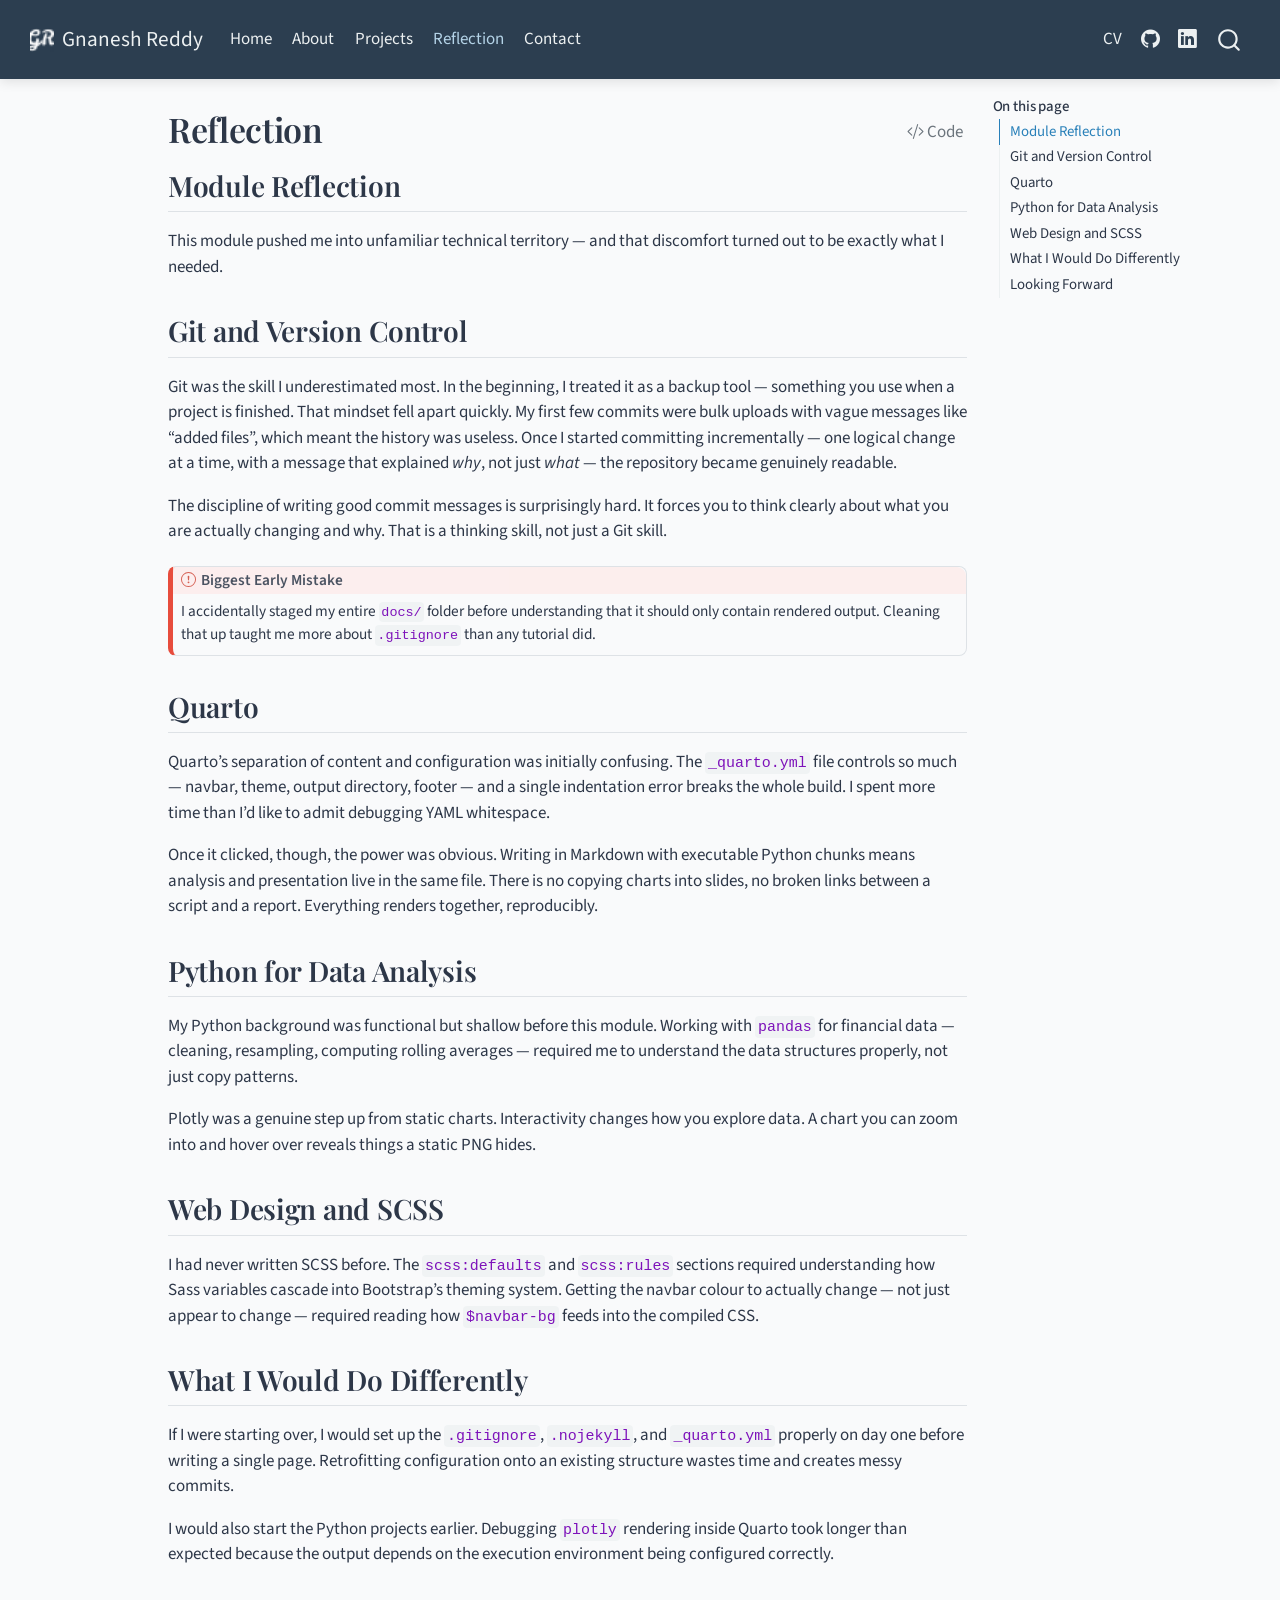
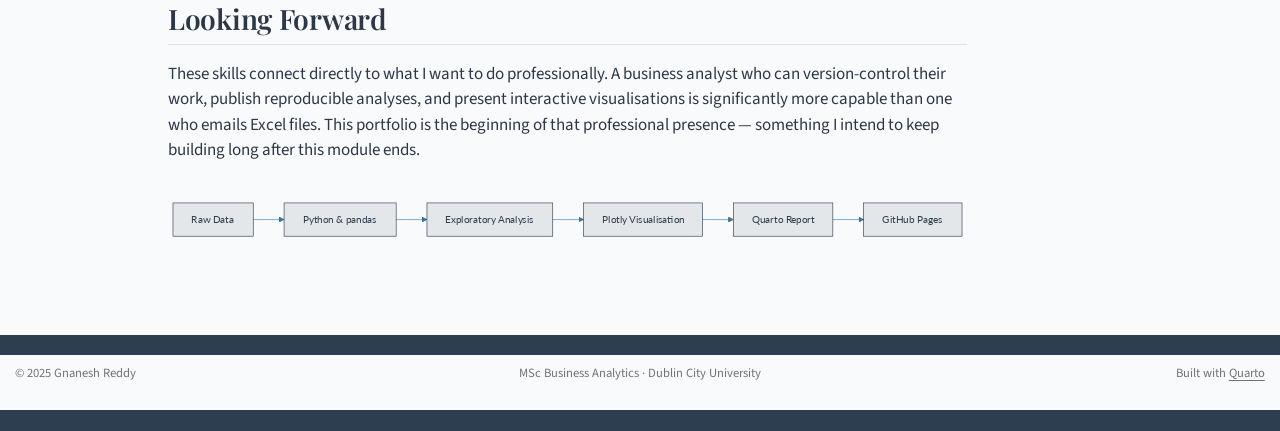
<file: docs/reflection.html>
<!DOCTYPE html>
<html xmlns="http://www.w3.org/1999/xhtml" lang="en" xml:lang="en"><head>

<meta charset="utf-8">
<meta name="generator" content="quarto-1.9.37">

<meta name="viewport" content="width=device-width, initial-scale=1.0, user-scalable=yes">


<title>Reflection – Gnanesh Reddy</title>
<style>
/* Default styles provided by pandoc.
** See https://pandoc.org/MANUAL.html#variables-for-html for config info.
*/
code{white-space: pre-wrap;}
span.smallcaps{font-variant: small-caps;}
div.columns{display: flex; gap: min(4vw, 1.5em);}
div.column{flex: auto; overflow-x: auto;}
div.hanging-indent{margin-left: 1.5em; text-indent: -1.5em;}
ul.task-list{list-style: none;}
ul.task-list li input[type="checkbox"] {
  width: 0.8em;
  margin: 0 0.8em 0.2em -1em; /* quarto-specific, see https://github.com/quarto-dev/quarto-cli/issues/4556 */ 
  vertical-align: middle;
}
/* CSS for syntax highlighting */
html { -webkit-text-size-adjust: 100%; }
pre > code.sourceCode { white-space: pre; position: relative; }
pre > code.sourceCode > span { display: inline-block; line-height: 1.25; }
pre > code.sourceCode > span:empty { height: 1.2em; }
.sourceCode { overflow: visible; }
code.sourceCode > span { color: inherit; text-decoration: inherit; }
div.sourceCode { margin: 1em 0; }
pre.sourceCode { margin: 0; }
@media screen {
div.sourceCode { overflow: auto; }
}
@media print {
pre > code.sourceCode { white-space: pre-wrap; }
pre > code.sourceCode > span { text-indent: -5em; padding-left: 5em; }
}
pre.numberSource code
  { counter-reset: source-line 0; }
pre.numberSource code > span
  { position: relative; left: -4em; counter-increment: source-line; }
pre.numberSource code > span > a:first-child::before
  { content: counter(source-line);
    position: relative; left: -1em; text-align: right; vertical-align: baseline;
    border: none; display: inline-block;
    -webkit-touch-callout: none; -webkit-user-select: none;
    -khtml-user-select: none; -moz-user-select: none;
    -ms-user-select: none; user-select: none;
    padding: 0 4px; width: 4em;
  }
pre.numberSource { margin-left: 3em;  padding-left: 4px; }
div.sourceCode
  {   }
@media screen {
pre > code.sourceCode > span > a:first-child::before { text-decoration: underline; }
}
</style>


<script src="site_libs/quarto-nav/quarto-nav.js"></script>
<script src="site_libs/quarto-nav/headroom.min.js"></script>
<script src="site_libs/clipboard/clipboard.min.js"></script>
<script src="site_libs/quarto-search/autocomplete.umd.js"></script>
<script src="site_libs/quarto-search/fuse.min.js"></script>
<script src="site_libs/quarto-search/quarto-search.js"></script>
<meta name="quarto:offset" content="./">
<link href="./images/favicon.png" rel="icon" type="image/png">
<script src="site_libs/quarto-html/quarto.js" type="module"></script>
<script src="site_libs/quarto-html/tabsets/tabsets.js" type="module"></script>
<script src="site_libs/quarto-html/popper.min.js"></script>
<script src="site_libs/quarto-html/tippy.umd.min.js"></script>
<script src="site_libs/quarto-html/anchor.min.js"></script>
<link href="site_libs/quarto-html/tippy.css" rel="stylesheet">
<link href="site_libs/quarto-html/quarto-syntax-highlighting-acf12a64177840b8d86f2d4f01b2e9fb.css" rel="stylesheet" id="quarto-text-highlighting-styles">
<script src="site_libs/bootstrap/bootstrap.min.js"></script>
<link href="site_libs/bootstrap/bootstrap-icons.css" rel="stylesheet">
<link href="site_libs/bootstrap/bootstrap-01676dcb919fc226b3ef75edb1673608.min.css" rel="stylesheet" append-hash="true" id="quarto-bootstrap" data-mode="light">
<script id="quarto-search-options" type="application/json">{
  "location": "navbar",
  "copy-button": false,
  "collapse-after": 3,
  "panel-placement": "end",
  "type": "overlay",
  "limit": 50,
  "keyboard-shortcut": [
    "f",
    "/",
    "s"
  ],
  "show-item-context": false,
  "language": {
    "search-no-results-text": "No results",
    "search-matching-documents-text": "matching documents",
    "search-copy-link-title": "Copy link to search",
    "search-hide-matches-text": "Hide additional matches",
    "search-more-match-text": "more match in this document",
    "search-more-matches-text": "more matches in this document",
    "search-clear-button-title": "Clear",
    "search-text-placeholder": "",
    "search-detached-cancel-button-title": "Cancel",
    "search-submit-button-title": "Submit",
    "search-label": "Search"
  }
}</script>
<script src="site_libs/quarto-diagram/mermaid.min.js"></script>
<script src="site_libs/quarto-diagram/mermaid-init.js"></script>
<link href="site_libs/quarto-diagram/mermaid.css" rel="stylesheet">


</head>

<body class="nav-fixed quarto-light">

<div id="quarto-search-results"></div>
  <header id="quarto-header" class="headroom fixed-top">
    <nav class="navbar navbar-expand-lg " data-bs-theme="dark">
      <div class="navbar-container container-fluid">
      <div class="navbar-brand-container mx-auto">
    <a href="./index.html" class="navbar-brand navbar-brand-logo">
    <img src="./images/logo.png" alt="" class="navbar-logo light-content">
    <img src="./images/logo.png" alt="" class="navbar-logo dark-content">
    </a>
    <a class="navbar-brand" href="./index.html">
    <span class="navbar-title">Gnanesh Reddy</span>
    </a>
  </div>
            <div id="quarto-search" class="" title="Search"></div>
          <button class="navbar-toggler" type="button" data-bs-toggle="collapse" data-bs-target="#navbarCollapse" aria-controls="navbarCollapse" role="menu" aria-expanded="false" aria-label="Toggle navigation" onclick="if (window.quartoToggleHeadroom) { window.quartoToggleHeadroom(); }">
  <span class="navbar-toggler-icon"></span>
</button>
          <div class="collapse navbar-collapse" id="navbarCollapse">
            <ul class="navbar-nav navbar-nav-scroll me-auto">
  <li class="nav-item">
    <a class="nav-link" href="./index.html"> 
<span class="menu-text">Home</span></a>
  </li>  
  <li class="nav-item">
    <a class="nav-link" href="./about.html"> 
<span class="menu-text">About</span></a>
  </li>  
  <li class="nav-item">
    <a class="nav-link" href="./projects/index.html"> 
<span class="menu-text">Projects</span></a>
  </li>  
  <li class="nav-item">
    <a class="nav-link active" href="./reflection.html" aria-current="page"> 
<span class="menu-text">Reflection</span></a>
  </li>  
  <li class="nav-item">
    <a class="nav-link" href="./contact.html"> 
<span class="menu-text">Contact</span></a>
  </li>  
</ul>
            <ul class="navbar-nav navbar-nav-scroll ms-auto">
  <li class="nav-item">
    <a class="nav-link" href="./cv/cv.pdf" target="_blank"> 
<span class="menu-text">CV</span></a>
  </li>  
  <li class="nav-item compact">
    <a class="nav-link" href="https://github.com/gnaneshreddy16-tech" target="_blank"> <i class="bi bi-github" role="img">
</i> 
<span class="menu-text"></span></a>
  </li>  
  <li class="nav-item compact">
    <a class="nav-link" href="https://www.linkedin.com/in/gnaneshreddy16" target="_blank"> <i class="bi bi-linkedin" role="img">
</i> 
<span class="menu-text"></span></a>
  </li>  
</ul>
          </div> <!-- /navcollapse -->
            <div class="quarto-navbar-tools">
</div>
      </div> <!-- /container-fluid -->
    </nav>
</header>
<!-- content -->
<div id="quarto-content" class="quarto-container page-columns page-rows-contents page-layout-article page-navbar">
<!-- sidebar -->
<!-- margin-sidebar -->
    <div id="quarto-margin-sidebar" class="sidebar margin-sidebar">
        <nav id="TOC" role="doc-toc" class="toc-active">
    <h2 id="toc-title">On this page</h2>
   
  <ul>
  <li><a href="#module-reflection" id="toc-module-reflection" class="nav-link active" data-scroll-target="#module-reflection">Module Reflection</a></li>
  <li><a href="#git-and-version-control" id="toc-git-and-version-control" class="nav-link" data-scroll-target="#git-and-version-control">Git and Version Control</a></li>
  <li><a href="#quarto" id="toc-quarto" class="nav-link" data-scroll-target="#quarto">Quarto</a></li>
  <li><a href="#python-for-data-analysis" id="toc-python-for-data-analysis" class="nav-link" data-scroll-target="#python-for-data-analysis">Python for Data Analysis</a></li>
  <li><a href="#web-design-and-scss" id="toc-web-design-and-scss" class="nav-link" data-scroll-target="#web-design-and-scss">Web Design and SCSS</a></li>
  <li><a href="#what-i-would-do-differently" id="toc-what-i-would-do-differently" class="nav-link" data-scroll-target="#what-i-would-do-differently">What I Would Do Differently</a></li>
  <li><a href="#looking-forward" id="toc-looking-forward" class="nav-link" data-scroll-target="#looking-forward">Looking Forward</a></li>
  </ul>
</nav>
    </div>
<!-- main -->
<main class="content" id="quarto-document-content">

<header id="title-block-header" class="quarto-title-block default">
<div class="quarto-title">
<div class="quarto-title-block"><div><h1 class="title">Reflection</h1><button type="button" class="btn code-tools-button" id="quarto-code-tools-source"><i class="bi"></i> Code</button></div></div>
</div>



<div class="quarto-title-meta">

    
  
    
  </div>
  


</header>


<section id="module-reflection" class="level2">
<h2 class="anchored" data-anchor-id="module-reflection">Module Reflection</h2>
<p>This module pushed me into unfamiliar technical territory — and that discomfort turned out to be exactly what I needed.</p>
</section>
<section id="git-and-version-control" class="level2">
<h2 class="anchored" data-anchor-id="git-and-version-control">Git and Version Control</h2>
<p>Git was the skill I underestimated most. In the beginning, I treated it as a backup tool — something you use when a project is finished. That mindset fell apart quickly. My first few commits were bulk uploads with vague messages like “added files”, which meant the history was useless. Once I started committing incrementally — one logical change at a time, with a message that explained <em>why</em>, not just <em>what</em> — the repository became genuinely readable.</p>
<p>The discipline of writing good commit messages is surprisingly hard. It forces you to think clearly about what you are actually changing and why. That is a thinking skill, not just a Git skill.</p>
<div class="callout callout-style-default callout-important callout-titled">
<div class="callout-header d-flex align-content-center">
<div class="callout-icon-container">
<i class="callout-icon"></i>
</div>
<div class="callout-title-container flex-fill">
<span class="screen-reader-only">Important</span>Biggest Early Mistake
</div>
</div>
<div class="callout-body-container callout-body">
<p>I accidentally staged my entire <code>docs/</code> folder before understanding that it should only contain rendered output. Cleaning that up taught me more about <code>.gitignore</code> than any tutorial did.</p>
</div>
</div>
</section>
<section id="quarto" class="level2">
<h2 class="anchored" data-anchor-id="quarto">Quarto</h2>
<p>Quarto’s separation of content and configuration was initially confusing. The <code>_quarto.yml</code> file controls so much — navbar, theme, output directory, footer — and a single indentation error breaks the whole build. I spent more time than I’d like to admit debugging YAML whitespace.</p>
<p>Once it clicked, though, the power was obvious. Writing in Markdown with executable Python chunks means analysis and presentation live in the same file. There is no copying charts into slides, no broken links between a script and a report. Everything renders together, reproducibly.</p>
</section>
<section id="python-for-data-analysis" class="level2">
<h2 class="anchored" data-anchor-id="python-for-data-analysis">Python for Data Analysis</h2>
<p>My Python background was functional but shallow before this module. Working with <code>pandas</code> for financial data — cleaning, resampling, computing rolling averages — required me to understand the data structures properly, not just copy patterns.</p>
<p>Plotly was a genuine step up from static charts. Interactivity changes how you explore data. A chart you can zoom into and hover over reveals things a static PNG hides.</p>
</section>
<section id="web-design-and-scss" class="level2">
<h2 class="anchored" data-anchor-id="web-design-and-scss">Web Design and SCSS</h2>
<p>I had never written SCSS before. The <code>scss:defaults</code> and <code>scss:rules</code> sections required understanding how Sass variables cascade into Bootstrap’s theming system. Getting the navbar colour to actually change — not just appear to change — required reading how <code>$navbar-bg</code> feeds into the compiled CSS.</p>
</section>
<section id="what-i-would-do-differently" class="level2">
<h2 class="anchored" data-anchor-id="what-i-would-do-differently">What I Would Do Differently</h2>
<p>If I were starting over, I would set up the <code>.gitignore</code>, <code>.nojekyll</code>, and <code>_quarto.yml</code> properly on day one before writing a single page. Retrofitting configuration onto an existing structure wastes time and creates messy commits.</p>
<p>I would also start the Python projects earlier. Debugging <code>plotly</code> rendering inside Quarto took longer than expected because the output depends on the execution environment being configured correctly.</p>
</section>
<section id="looking-forward" class="level2">
<h2 class="anchored" data-anchor-id="looking-forward">Looking Forward</h2>
<p>These skills connect directly to what I want to do professionally. A business analyst who can version-control their work, publish reproducible analyses, and present interactive visualisations is significantly more capable than one who emails Excel files. This portfolio is the beginning of that professional presence — something I intend to keep building long after this module ends.</p>
<div class="cell" data-layout-align="default">
<div class="cell-output-display">
<div>
<p></p><figure class="figure"><p></p>
<div>
<pre class="mermaid mermaid-js">flowchart LR
  A[Raw Data] --&gt; B[Python &amp; pandas]
  B --&gt; C[Exploratory Analysis]
  C --&gt; D[Plotly Visualisation]
  D --&gt; E[Quarto Report]
  E --&gt; F[GitHub Pages]
</pre>
</div>
<p></p></figure><p></p>
</div>
</div>
</div>


<!-- -->

</section>

</main> <!-- /main -->
<script id="quarto-html-after-body" type="application/javascript">
  window.document.addEventListener("DOMContentLoaded", function (event) {
    const icon = "";
    const anchorJS = new window.AnchorJS();
    anchorJS.options = {
      placement: 'right',
      icon: icon
    };
    anchorJS.add('.anchored');
    const isCodeAnnotation = (el) => {
      for (const clz of el.classList) {
        if (clz.startsWith('code-annotation-')) {                     
          return true;
        }
      }
      return false;
    }
    const onCopySuccess = function(e) {
      // button target
      const button = e.trigger;
      // don't keep focus
      button.blur();
      // flash "checked"
      button.classList.add('code-copy-button-checked');
      var currentTitle = button.getAttribute("title");
      button.setAttribute("title", "Copied!");
      let tooltip;
      if (window.bootstrap) {
        button.setAttribute("data-bs-toggle", "tooltip");
        button.setAttribute("data-bs-placement", "left");
        button.setAttribute("data-bs-title", "Copied!");
        tooltip = new bootstrap.Tooltip(button, 
          { trigger: "manual", 
            customClass: "code-copy-button-tooltip",
            offset: [0, -8]});
        tooltip.show();    
      }
      setTimeout(function() {
        if (tooltip) {
          tooltip.hide();
          button.removeAttribute("data-bs-title");
          button.removeAttribute("data-bs-toggle");
          button.removeAttribute("data-bs-placement");
        }
        button.setAttribute("title", currentTitle);
        button.classList.remove('code-copy-button-checked');
      }, 1000);
      // clear code selection
      e.clearSelection();
    }
    const getTextToCopy = function(trigger) {
      const outerScaffold = trigger.parentElement.cloneNode(true);
      const codeEl = outerScaffold.querySelector('code');
      for (const childEl of codeEl.children) {
        if (isCodeAnnotation(childEl)) {
          childEl.remove();
        }
      }
      return codeEl.innerText;
    }
    const clipboard = new window.ClipboardJS('.code-copy-button:not([data-in-quarto-modal])', {
      text: getTextToCopy
    });
    clipboard.on('success', onCopySuccess);
    if (window.document.getElementById('quarto-embedded-source-code-modal')) {
      const clipboardModal = new window.ClipboardJS('.code-copy-button[data-in-quarto-modal]', {
        text: getTextToCopy,
        container: window.document.getElementById('quarto-embedded-source-code-modal')
      });
      clipboardModal.on('success', onCopySuccess);
    }
    const viewSource = window.document.getElementById('quarto-view-source') ||
                       window.document.getElementById('quarto-code-tools-source');
    if (viewSource) {
      const sourceUrl = viewSource.getAttribute("data-quarto-source-url");
      viewSource.addEventListener("click", function(e) {
        if (sourceUrl) {
          // rstudio viewer pane
          if (/\bcapabilities=\b/.test(window.location)) {
            window.open(sourceUrl);
          } else {
            window.location.href = sourceUrl;
          }
        } else {
          const modal = new bootstrap.Modal(document.getElementById('quarto-embedded-source-code-modal'));
          modal.show();
        }
        return false;
      });
    }
    function toggleCodeHandler(show) {
      return function(e) {
        const detailsSrc = window.document.querySelectorAll(".cell > details > .sourceCode");
        for (let i=0; i<detailsSrc.length; i++) {
          const details = detailsSrc[i].parentElement;
          if (show) {
            details.open = true;
          } else {
            details.removeAttribute("open");
          }
        }
        const cellCodeDivs = window.document.querySelectorAll(".cell > .sourceCode");
        const fromCls = show ? "hidden" : "unhidden";
        const toCls = show ? "unhidden" : "hidden";
        for (let i=0; i<cellCodeDivs.length; i++) {
          const codeDiv = cellCodeDivs[i];
          if (codeDiv.classList.contains(fromCls)) {
            codeDiv.classList.remove(fromCls);
            codeDiv.classList.add(toCls);
          } 
        }
        return false;
      }
    }
    const hideAllCode = window.document.getElementById("quarto-hide-all-code");
    if (hideAllCode) {
      hideAllCode.addEventListener("click", toggleCodeHandler(false));
    }
    const showAllCode = window.document.getElementById("quarto-show-all-code");
    if (showAllCode) {
      showAllCode.addEventListener("click", toggleCodeHandler(true));
    }
      var localhostRegex = new RegExp(/^(?:http|https):\/\/localhost\:?[0-9]*\//);
      var mailtoRegex = new RegExp(/^mailto:/);
        var filterRegex = new RegExp('/' + window.location.host + '/');
      var isInternal = (href) => {
          return filterRegex.test(href) || localhostRegex.test(href) || mailtoRegex.test(href);
      }
      // Inspect non-navigation links and adorn them if external
     var links = window.document.querySelectorAll('a[href]:not(.nav-link):not(.navbar-brand):not(.toc-action):not(.sidebar-link):not(.sidebar-item-toggle):not(.pagination-link):not(.no-external):not([aria-hidden]):not(.dropdown-item):not(.quarto-navigation-tool):not(.about-link)');
      for (var i=0; i<links.length; i++) {
        const link = links[i];
        if (!isInternal(link.href)) {
          // undo the damage that might have been done by quarto-nav.js in the case of
          // links that we want to consider external
          if (link.dataset.originalHref !== undefined) {
            link.href = link.dataset.originalHref;
          }
        }
      }
    function tippyHover(el, contentFn, onTriggerFn, onUntriggerFn) {
      const config = {
        allowHTML: true,
        maxWidth: 500,
        delay: 100,
        arrow: false,
        appendTo: function(el) {
            return el.parentElement;
        },
        interactive: true,
        interactiveBorder: 10,
        theme: 'quarto',
        placement: 'bottom-start',
      };
      if (contentFn) {
        config.content = contentFn;
      }
      if (onTriggerFn) {
        config.onTrigger = onTriggerFn;
      }
      if (onUntriggerFn) {
        config.onUntrigger = onUntriggerFn;
      }
      window.tippy(el, config); 
    }
    const noterefs = window.document.querySelectorAll('a[role="doc-noteref"]');
    for (var i=0; i<noterefs.length; i++) {
      const ref = noterefs[i];
      tippyHover(ref, function() {
        // use id or data attribute instead here
        let href = ref.getAttribute('data-footnote-href') || ref.getAttribute('href');
        try { href = new URL(href).hash; } catch {}
        const id = href.replace(/^#\/?/, "");
        const note = window.document.getElementById(id);
        if (note) {
          return note.innerHTML;
        } else {
          return "";
        }
      });
    }
    const xrefs = window.document.querySelectorAll('a.quarto-xref');
    const processXRef = (id, note) => {
      // Strip column container classes
      const stripColumnClz = (el) => {
        el.classList.remove("page-full", "page-columns");
        if (el.children) {
          for (const child of el.children) {
            stripColumnClz(child);
          }
        }
      }
      stripColumnClz(note)
      if (id === null || id.startsWith('sec-')) {
        // Special case sections, only their first couple elements
        const container = document.createElement("div");
        if (note.children && note.children.length > 2) {
          container.appendChild(note.children[0].cloneNode(true));
          for (let i = 1; i < note.children.length; i++) {
            const child = note.children[i];
            if (child.tagName === "P" && child.innerText === "") {
              continue;
            } else {
              container.appendChild(child.cloneNode(true));
              break;
            }
          }
          if (window.Quarto?.typesetMath) {
            window.Quarto.typesetMath(container);
          }
          return container.innerHTML
        } else {
          if (window.Quarto?.typesetMath) {
            window.Quarto.typesetMath(note);
          }
          return note.innerHTML;
        }
      } else {
        // Remove any anchor links if they are present
        const anchorLink = note.querySelector('a.anchorjs-link');
        if (anchorLink) {
          anchorLink.remove();
        }
        if (window.Quarto?.typesetMath) {
          window.Quarto.typesetMath(note);
        }
        if (note.classList.contains("callout")) {
          return note.outerHTML;
        } else {
          return note.innerHTML;
        }
      }
    }
    for (var i=0; i<xrefs.length; i++) {
      const xref = xrefs[i];
      tippyHover(xref, undefined, function(instance) {
        instance.disable();
        let url = xref.getAttribute('href');
        let hash = undefined; 
        if (url.startsWith('#')) {
          hash = url;
        } else {
          try { hash = new URL(url).hash; } catch {}
        }
        if (hash) {
          const id = hash.replace(/^#\/?/, "");
          const note = window.document.getElementById(id);
          if (note !== null) {
            try {
              const html = processXRef(id, note.cloneNode(true));
              instance.setContent(html);
            } finally {
              instance.enable();
              instance.show();
            }
          } else {
            // See if we can fetch this
            fetch(url.split('#')[0])
            .then(res => res.text())
            .then(html => {
              const parser = new DOMParser();
              const htmlDoc = parser.parseFromString(html, "text/html");
              const note = htmlDoc.getElementById(id);
              if (note !== null) {
                const html = processXRef(id, note);
                instance.setContent(html);
              } 
            }).finally(() => {
              instance.enable();
              instance.show();
            });
          }
        } else {
          // See if we can fetch a full url (with no hash to target)
          // This is a special case and we should probably do some content thinning / targeting
          fetch(url)
          .then(res => res.text())
          .then(html => {
            const parser = new DOMParser();
            const htmlDoc = parser.parseFromString(html, "text/html");
            const note = htmlDoc.querySelector('main.content');
            if (note !== null) {
              // This should only happen for chapter cross references
              // (since there is no id in the URL)
              // remove the first header
              if (note.children.length > 0 && note.children[0].tagName === "HEADER") {
                note.children[0].remove();
              }
              const html = processXRef(null, note);
              instance.setContent(html);
            } 
          }).finally(() => {
            instance.enable();
            instance.show();
          });
        }
      }, function(instance) {
      });
    }
        let selectedAnnoteEl;
        const selectorForAnnotation = ( cell, annotation) => {
          let cellAttr = 'data-code-cell="' + cell + '"';
          let lineAttr = 'data-code-annotation="' +  annotation + '"';
          const selector = 'span[' + cellAttr + '][' + lineAttr + ']';
          return selector;
        }
        const selectCodeLines = (annoteEl) => {
          const doc = window.document;
          const targetCell = annoteEl.getAttribute("data-target-cell");
          const targetAnnotation = annoteEl.getAttribute("data-target-annotation");
          const annoteSpan = window.document.querySelector(selectorForAnnotation(targetCell, targetAnnotation));
          const lines = annoteSpan.getAttribute("data-code-lines").split(",");
          const lineIds = lines.map((line) => {
            return targetCell + "-" + line;
          })
          let top = null;
          let height = null;
          let parent = null;
          if (lineIds.length > 0) {
              //compute the position of the single el (top and bottom and make a div)
              const el = window.document.getElementById(lineIds[0]);
              top = el.offsetTop;
              height = el.offsetHeight;
              parent = el.parentElement.parentElement;
            if (lineIds.length > 1) {
              const lastEl = window.document.getElementById(lineIds[lineIds.length - 1]);
              const bottom = lastEl.offsetTop + lastEl.offsetHeight;
              height = bottom - top;
            }
            if (top !== null && height !== null && parent !== null) {
              // cook up a div (if necessary) and position it 
              let div = window.document.getElementById("code-annotation-line-highlight");
              if (div === null) {
                div = window.document.createElement("div");
                div.setAttribute("id", "code-annotation-line-highlight");
                div.style.position = 'absolute';
                parent.appendChild(div);
              }
              div.style.top = top - 2 + "px";
              div.style.height = height + 4 + "px";
              div.style.left = 0;
              let gutterDiv = window.document.getElementById("code-annotation-line-highlight-gutter");
              if (gutterDiv === null) {
                gutterDiv = window.document.createElement("div");
                gutterDiv.setAttribute("id", "code-annotation-line-highlight-gutter");
                gutterDiv.style.position = 'absolute';
                const codeCell = window.document.getElementById(targetCell);
                const gutter = codeCell.querySelector('.code-annotation-gutter');
                gutter.appendChild(gutterDiv);
              }
              gutterDiv.style.top = top - 2 + "px";
              gutterDiv.style.height = height + 4 + "px";
            }
            selectedAnnoteEl = annoteEl;
          }
        };
        const unselectCodeLines = () => {
          const elementsIds = ["code-annotation-line-highlight", "code-annotation-line-highlight-gutter"];
          elementsIds.forEach((elId) => {
            const div = window.document.getElementById(elId);
            if (div) {
              div.remove();
            }
          });
          selectedAnnoteEl = undefined;
        };
          // Handle positioning of the toggle
      window.addEventListener(
        "resize",
        throttle(() => {
          elRect = undefined;
          if (selectedAnnoteEl) {
            selectCodeLines(selectedAnnoteEl);
          }
        }, 10)
      );
      function throttle(fn, ms) {
      let throttle = false;
      let timer;
        return (...args) => {
          if(!throttle) { // first call gets through
              fn.apply(this, args);
              throttle = true;
          } else { // all the others get throttled
              if(timer) clearTimeout(timer); // cancel #2
              timer = setTimeout(() => {
                fn.apply(this, args);
                timer = throttle = false;
              }, ms);
          }
        };
      }
        // Attach click handler to the DT
        const annoteDls = window.document.querySelectorAll('dt[data-target-cell]');
        for (const annoteDlNode of annoteDls) {
          annoteDlNode.addEventListener('click', (event) => {
            const clickedEl = event.target;
            if (clickedEl !== selectedAnnoteEl) {
              unselectCodeLines();
              const activeEl = window.document.querySelector('dt[data-target-cell].code-annotation-active');
              if (activeEl) {
                activeEl.classList.remove('code-annotation-active');
              }
              selectCodeLines(clickedEl);
              clickedEl.classList.add('code-annotation-active');
            } else {
              // Unselect the line
              unselectCodeLines();
              clickedEl.classList.remove('code-annotation-active');
            }
          });
        }
    const findCites = (el) => {
      const parentEl = el.parentElement;
      if (parentEl) {
        const cites = parentEl.dataset.cites;
        if (cites) {
          return {
            el,
            cites: cites.split(' ')
          };
        } else {
          return findCites(el.parentElement)
        }
      } else {
        return undefined;
      }
    };
    var bibliorefs = window.document.querySelectorAll('a[role="doc-biblioref"]');
    for (var i=0; i<bibliorefs.length; i++) {
      const ref = bibliorefs[i];
      const citeInfo = findCites(ref);
      if (citeInfo) {
        tippyHover(citeInfo.el, function() {
          var popup = window.document.createElement('div');
          citeInfo.cites.forEach(function(cite) {
            var citeDiv = window.document.createElement('div');
            citeDiv.classList.add('hanging-indent');
            citeDiv.classList.add('csl-entry');
            var biblioDiv = window.document.getElementById('ref-' + cite);
            if (biblioDiv) {
              citeDiv.innerHTML = biblioDiv.innerHTML;
            }
            popup.appendChild(citeDiv);
          });
          return popup.innerHTML;
        });
      }
    }
  });
  </script><div class="modal fade" id="quarto-embedded-source-code-modal" tabindex="-1" aria-labelledby="quarto-embedded-source-code-modal-label" aria-hidden="true"><div class="modal-dialog modal-dialog-scrollable"><div class="modal-content"><div class="modal-header"><h5 class="modal-title" id="quarto-embedded-source-code-modal-label">Source Code</h5><button class="btn-close" data-bs-dismiss="modal"></button></div><div class="modal-body"><div class="">
<div class="code-copy-outer-scaffold"><div class="sourceCode" id="cb1" data-shortcodes="false"><pre class="sourceCode markdown code-with-copy"><code class="sourceCode markdown"><span id="cb1-1"><a href="#cb1-1" aria-hidden="true" tabindex="-1"></a><span class="co">---</span></span>
<span id="cb1-2"><a href="#cb1-2" aria-hidden="true" tabindex="-1"></a><span class="an">title:</span><span class="co"> "Reflection"</span></span>
<span id="cb1-3"><a href="#cb1-3" aria-hidden="true" tabindex="-1"></a><span class="co">---</span></span>
<span id="cb1-4"><a href="#cb1-4" aria-hidden="true" tabindex="-1"></a></span>
<span id="cb1-5"><a href="#cb1-5" aria-hidden="true" tabindex="-1"></a><span class="fu">## Module Reflection</span></span>
<span id="cb1-6"><a href="#cb1-6" aria-hidden="true" tabindex="-1"></a></span>
<span id="cb1-7"><a href="#cb1-7" aria-hidden="true" tabindex="-1"></a>This module pushed me into unfamiliar technical territory — and that discomfort turned out to be exactly what I needed.</span>
<span id="cb1-8"><a href="#cb1-8" aria-hidden="true" tabindex="-1"></a></span>
<span id="cb1-9"><a href="#cb1-9" aria-hidden="true" tabindex="-1"></a><span class="fu">## Git and Version Control</span></span>
<span id="cb1-10"><a href="#cb1-10" aria-hidden="true" tabindex="-1"></a></span>
<span id="cb1-11"><a href="#cb1-11" aria-hidden="true" tabindex="-1"></a>Git was the skill I underestimated most. In the beginning, I treated it as a backup tool — something you use when a project is finished. That mindset fell apart quickly. My first few commits were bulk uploads with vague messages like "added files", which meant the history was useless. Once I started committing incrementally — one logical change at a time, with a message that explained *why*, not just *what* — the repository became genuinely readable.</span>
<span id="cb1-12"><a href="#cb1-12" aria-hidden="true" tabindex="-1"></a></span>
<span id="cb1-13"><a href="#cb1-13" aria-hidden="true" tabindex="-1"></a>The discipline of writing good commit messages is surprisingly hard. It forces you to think clearly about what you are actually changing and why. That is a thinking skill, not just a Git skill.</span>
<span id="cb1-14"><a href="#cb1-14" aria-hidden="true" tabindex="-1"></a></span>
<span id="cb1-15"><a href="#cb1-15" aria-hidden="true" tabindex="-1"></a>::: {.callout-important}</span>
<span id="cb1-16"><a href="#cb1-16" aria-hidden="true" tabindex="-1"></a><span class="fu">## Biggest Early Mistake</span></span>
<span id="cb1-17"><a href="#cb1-17" aria-hidden="true" tabindex="-1"></a>I accidentally staged my entire <span class="in">`docs/`</span> folder before understanding that it should only contain rendered output. Cleaning that up taught me more about <span class="in">`.gitignore`</span> than any tutorial did.</span>
<span id="cb1-18"><a href="#cb1-18" aria-hidden="true" tabindex="-1"></a>:::</span>
<span id="cb1-19"><a href="#cb1-19" aria-hidden="true" tabindex="-1"></a></span>
<span id="cb1-20"><a href="#cb1-20" aria-hidden="true" tabindex="-1"></a><span class="fu">## Quarto</span></span>
<span id="cb1-21"><a href="#cb1-21" aria-hidden="true" tabindex="-1"></a></span>
<span id="cb1-22"><a href="#cb1-22" aria-hidden="true" tabindex="-1"></a>Quarto's separation of content and configuration was initially confusing. The <span class="in">`_quarto.yml`</span> file controls so much — navbar, theme, output directory, footer — and a single indentation error breaks the whole build. I spent more time than I'd like to admit debugging YAML whitespace.</span>
<span id="cb1-23"><a href="#cb1-23" aria-hidden="true" tabindex="-1"></a></span>
<span id="cb1-24"><a href="#cb1-24" aria-hidden="true" tabindex="-1"></a>Once it clicked, though, the power was obvious. Writing in Markdown with executable Python chunks means analysis and presentation live in the same file. There is no copying charts into slides, no broken links between a script and a report. Everything renders together, reproducibly.</span>
<span id="cb1-25"><a href="#cb1-25" aria-hidden="true" tabindex="-1"></a></span>
<span id="cb1-26"><a href="#cb1-26" aria-hidden="true" tabindex="-1"></a><span class="fu">## Python for Data Analysis</span></span>
<span id="cb1-27"><a href="#cb1-27" aria-hidden="true" tabindex="-1"></a></span>
<span id="cb1-28"><a href="#cb1-28" aria-hidden="true" tabindex="-1"></a>My Python background was functional but shallow before this module. Working with <span class="in">`pandas`</span> for financial data — cleaning, resampling, computing rolling averages — required me to understand the data structures properly, not just copy patterns.</span>
<span id="cb1-29"><a href="#cb1-29" aria-hidden="true" tabindex="-1"></a></span>
<span id="cb1-30"><a href="#cb1-30" aria-hidden="true" tabindex="-1"></a>Plotly was a genuine step up from static charts. Interactivity changes how you explore data. A chart you can zoom into and hover over reveals things a static PNG hides.</span>
<span id="cb1-31"><a href="#cb1-31" aria-hidden="true" tabindex="-1"></a></span>
<span id="cb1-32"><a href="#cb1-32" aria-hidden="true" tabindex="-1"></a><span class="fu">## Web Design and SCSS</span></span>
<span id="cb1-33"><a href="#cb1-33" aria-hidden="true" tabindex="-1"></a></span>
<span id="cb1-34"><a href="#cb1-34" aria-hidden="true" tabindex="-1"></a>I had never written SCSS before. The <span class="in">`scss:defaults`</span> and <span class="in">`scss:rules`</span> sections required understanding how Sass variables cascade into Bootstrap's theming system. Getting the navbar colour to actually change — not just appear to change — required reading how <span class="in">`$navbar-bg`</span> feeds into the compiled CSS.</span>
<span id="cb1-35"><a href="#cb1-35" aria-hidden="true" tabindex="-1"></a></span>
<span id="cb1-36"><a href="#cb1-36" aria-hidden="true" tabindex="-1"></a><span class="fu">## What I Would Do Differently</span></span>
<span id="cb1-37"><a href="#cb1-37" aria-hidden="true" tabindex="-1"></a></span>
<span id="cb1-38"><a href="#cb1-38" aria-hidden="true" tabindex="-1"></a>If I were starting over, I would set up the <span class="in">`.gitignore`</span>, <span class="in">`.nojekyll`</span>, and <span class="in">`_quarto.yml`</span> properly on day one before writing a single page. Retrofitting configuration onto an existing structure wastes time and creates messy commits.</span>
<span id="cb1-39"><a href="#cb1-39" aria-hidden="true" tabindex="-1"></a></span>
<span id="cb1-40"><a href="#cb1-40" aria-hidden="true" tabindex="-1"></a>I would also start the Python projects earlier. Debugging <span class="in">`plotly`</span> rendering inside Quarto took longer than expected because the output depends on the execution environment being configured correctly.</span>
<span id="cb1-41"><a href="#cb1-41" aria-hidden="true" tabindex="-1"></a></span>
<span id="cb1-42"><a href="#cb1-42" aria-hidden="true" tabindex="-1"></a><span class="fu">## Looking Forward</span></span>
<span id="cb1-43"><a href="#cb1-43" aria-hidden="true" tabindex="-1"></a></span>
<span id="cb1-44"><a href="#cb1-44" aria-hidden="true" tabindex="-1"></a>These skills connect directly to what I want to do professionally. A business analyst who can version-control their work, publish reproducible analyses, and present interactive visualisations is significantly more capable than one who emails Excel files. This portfolio is the beginning of that professional presence — something I intend to keep building long after this module ends.</span>
<span id="cb1-45"><a href="#cb1-45" aria-hidden="true" tabindex="-1"></a></span>
<span id="cb1-48"><a href="#cb1-48" aria-hidden="true" tabindex="-1"></a><span class="in">```{mermaid}</span></span>
<span id="cb1-49"><a href="#cb1-49" aria-hidden="true" tabindex="-1"></a>flowchart LR</span>
<span id="cb1-50"><a href="#cb1-50" aria-hidden="true" tabindex="-1"></a>  A[Raw Data] --&gt; B[Python &amp; pandas]</span>
<span id="cb1-51"><a href="#cb1-51" aria-hidden="true" tabindex="-1"></a>  B --&gt; C[Exploratory Analysis]</span>
<span id="cb1-52"><a href="#cb1-52" aria-hidden="true" tabindex="-1"></a>  C --&gt; D[Plotly Visualisation]</span>
<span id="cb1-53"><a href="#cb1-53" aria-hidden="true" tabindex="-1"></a>  D --&gt; E[Quarto Report]</span>
<span id="cb1-54"><a href="#cb1-54" aria-hidden="true" tabindex="-1"></a>  E --&gt; F[GitHub Pages]</span>
<span id="cb1-55"><a href="#cb1-55" aria-hidden="true" tabindex="-1"></a><span class="in">```</span></span>
</code></pre></div><button title="Copy to Clipboard" class="code-copy-button" data-in-quarto-modal=""><i class="bi"></i></button></div>
</div></div></div></div></div>
</div> <!-- /content -->
<footer class="footer">
  <div class="nav-footer">
    <div class="nav-footer-left">
<p>© 2025 Gnanesh Reddy</p>
</div>   
    <div class="nav-footer-center">
<p>MSc Business Analytics · Dublin City University</p>
</div>
    <div class="nav-footer-right">
<p>Built with <a href="https://quarto.org">Quarto</a></p>
</div>
  </div>
</footer>




</body></html>
</file>
<file: docs/site_libs/quarto-html/tippy.css>
.tippy-box[data-animation=fade][data-state=hidden]{opacity:0}[data-tippy-root]{max-width:calc(100vw - 10px)}.tippy-box{position:relative;background-color:#333;color:#fff;border-radius:4px;font-size:14px;line-height:1.4;white-space:normal;outline:0;transition-property:transform,visibility,opacity}.tippy-box[data-placement^=top]>.tippy-arrow{bottom:0}.tippy-box[data-placement^=top]>.tippy-arrow:before{bottom:-7px;left:0;border-width:8px 8px 0;border-top-color:initial;transform-origin:center top}.tippy-box[data-placement^=bottom]>.tippy-arrow{top:0}.tippy-box[data-placement^=bottom]>.tippy-arrow:before{top:-7px;left:0;border-width:0 8px 8px;border-bottom-color:initial;transform-origin:center bottom}.tippy-box[data-placement^=left]>.tippy-arrow{right:0}.tippy-box[data-placement^=left]>.tippy-arrow:before{border-width:8px 0 8px 8px;border-left-color:initial;right:-7px;transform-origin:center left}.tippy-box[data-placement^=right]>.tippy-arrow{left:0}.tippy-box[data-placement^=right]>.tippy-arrow:before{left:-7px;border-width:8px 8px 8px 0;border-right-color:initial;transform-origin:center right}.tippy-box[data-inertia][data-state=visible]{transition-timing-function:cubic-bezier(.54,1.5,.38,1.11)}.tippy-arrow{width:16px;height:16px;color:#333}.tippy-arrow:before{content:"";position:absolute;border-color:transparent;border-style:solid}.tippy-content{position:relative;padding:5px 9px;z-index:1}
</file>
<file: docs/site_libs/quarto-html/quarto-syntax-highlighting-acf12a64177840b8d86f2d4f01b2e9fb.css>
/* quarto syntax highlight colors */
:root {
  --quarto-hl-al-color: #ff5555;
  --quarto-hl-an-color: #6a737d;
  --quarto-hl-at-color: #d73a49;
  --quarto-hl-bn-color: #005cc5;
  --quarto-hl-bu-color: #d73a49;
  --quarto-hl-ch-color: #032f62;
  --quarto-hl-co-color: #6a737d;
  --quarto-hl-cv-color: #6a737d;
  --quarto-hl-cn-color: #005cc5;
  --quarto-hl-cf-color: #d73a49;
  --quarto-hl-dt-color: #d73a49;
  --quarto-hl-dv-color: #005cc5;
  --quarto-hl-do-color: #6a737d;
  --quarto-hl-er-color: #ff5555;
  --quarto-hl-ex-color: #d73a49;
  --quarto-hl-fl-color: #005cc5;
  --quarto-hl-fu-color: #6f42c1;
  --quarto-hl-im-color: #032f62;
  --quarto-hl-in-color: #6a737d;
  --quarto-hl-kw-color: #d73a49;
  --quarto-hl-op-color: #24292e;
  --quarto-hl-pp-color: #d73a49;
  --quarto-hl-re-color: #6a737d;
  --quarto-hl-sc-color: #005cc5;
  --quarto-hl-ss-color: #032f62;
  --quarto-hl-st-color: #032f62;
  --quarto-hl-va-color: #e36209;
  --quarto-hl-vs-color: #032f62;
  --quarto-hl-wa-color: #ff5555;
}

/* other quarto variables */
:root {
  --quarto-font-monospace: SFMono-Regular, Menlo, Monaco, Consolas, "Liberation Mono", "Courier New", monospace;
}

/* syntax highlight based on Pandoc's rules */
pre > code.sourceCode > span {
  color: #24292e;
}

code.sourceCode > span {
  color: #24292e;
}

div.sourceCode,
div.sourceCode pre.sourceCode {
  color: #24292e;
}

/* Normal */
code span {
  color: #24292e;
}

/* Alert */
code span.al {
  font-weight: bold;
  color: #ff5555;
}

/* Annotation */
code span.an {
  color: #6a737d;
}

/* Attribute */
code span.at {
  color: #d73a49;
}

/* BaseN */
code span.bn {
  color: #005cc5;
}

/* BuiltIn */
code span.bu {
  color: #d73a49;
}

/* ControlFlow */
code span.cf {
  color: #d73a49;
}

/* Char */
code span.ch {
  color: #032f62;
}

/* Constant */
code span.cn {
  color: #005cc5;
}

/* Comment */
code span.co {
  color: #6a737d;
}

/* CommentVar */
code span.cv {
  color: #6a737d;
}

/* Documentation */
code span.do {
  color: #6a737d;
}

/* DataType */
code span.dt {
  color: #d73a49;
}

/* DecVal */
code span.dv {
  color: #005cc5;
}

/* Error */
code span.er {
  color: #ff5555;
  text-decoration: underline;
}

/* Extension */
code span.ex {
  font-weight: bold;
  color: #d73a49;
}

/* Float */
code span.fl {
  color: #005cc5;
}

/* Function */
code span.fu {
  color: #6f42c1;
}

/* Import */
code span.im {
  color: #032f62;
}

/* Information */
code span.in {
  color: #6a737d;
}

/* Keyword */
code span.kw {
  color: #d73a49;
}

/* Operator */
code span.op {
  color: #24292e;
}

/* Preprocessor */
code span.pp {
  color: #d73a49;
}

/* RegionMarker */
code span.re {
  color: #6a737d;
}

/* SpecialChar */
code span.sc {
  color: #005cc5;
}

/* SpecialString */
code span.ss {
  color: #032f62;
}

/* String */
code span.st {
  color: #032f62;
}

/* Variable */
code span.va {
  color: #e36209;
}

/* VerbatimString */
code span.vs {
  color: #032f62;
}

/* Warning */
code span.wa {
  color: #ff5555;
}

.prevent-inlining {
  content: "</";
}

/*# sourceMappingURL=e41d78b1f7017e44483b7fefd7a010af.css.map */
</file>
<file: docs/site_libs/quarto-diagram/mermaid.css>
.mermaidTooltip {
  position: absolute;
  text-align: center;
  max-width: 200px;
  padding: 2px;
  font-family: "trebuchet ms", verdana, arial;
  font-size: 12px;
  background: #ffffde;
  border: 1px solid #aaaa33;
  border-radius: 2px;
  pointer-events: none;
  z-index: 1000;
}
</file>
